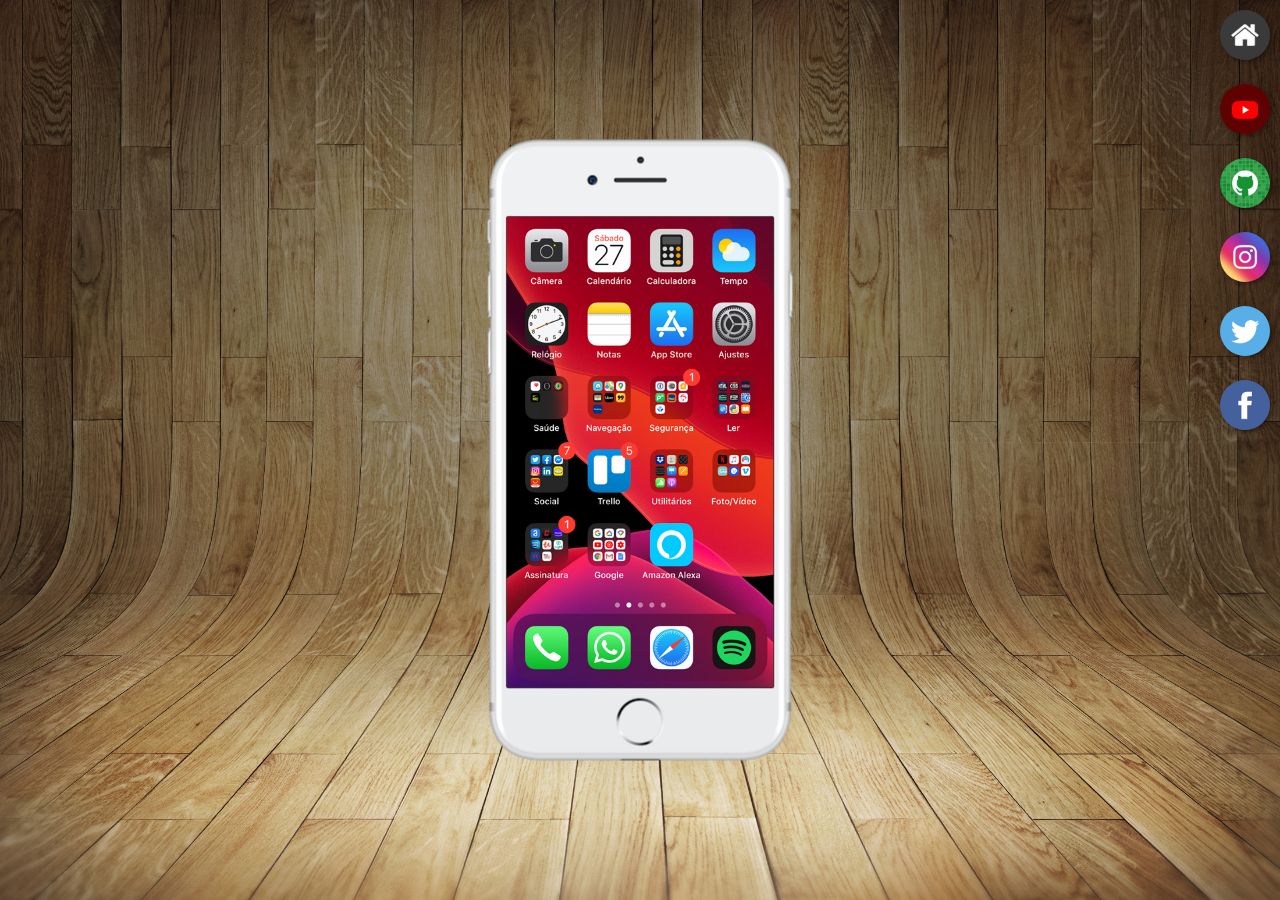
<file: index.html>
<!DOCTYPE html>
<html lang="pt-br">
<head>
    <meta charset="UTF-8">
    <meta name="viewport" content="width=device-width, initial-scale=1.0">
    <link rel="shortcut icon" href="favicon.ico" type="image/x-icon">
    <link rel="stylesheet" href="estilos/style.css">
    <title>Redes Sociais</title>
</head>
<body>
    <main>
        <section id="iphone">
            <iframe src="home.html" name="tela" id="tela" frameborder="0">
                Seu navegador não é compatível com isso.
            </iframe>
        </section>
        <section id="icones">
            <a href="home.html" target="tela"><img src="imagens/logo-home.jpg" alt=""></a><br>
            <a href="youtube.html" target="tela"><img src="imagens/logo-youtube.jpg" alt=""></a><br>
            <a href="github.html" target="tela"><img src="imagens/logo-github.jpg" alt=""></a><br>
            <a href="instagram.html" target="tela"><img src="imagens/logo-instagram.jpg" alt=""></a><br>
            <a href="twitter.html" target="tela"><img src="imagens/logo-twitter.jpg" alt=""></a><br>
            <a href="facebook.html" target="tela"><img src="imagens/logo-facebook.jpg" alt=""></a>
        </section>
    </main>
</body>
</html>
</file>
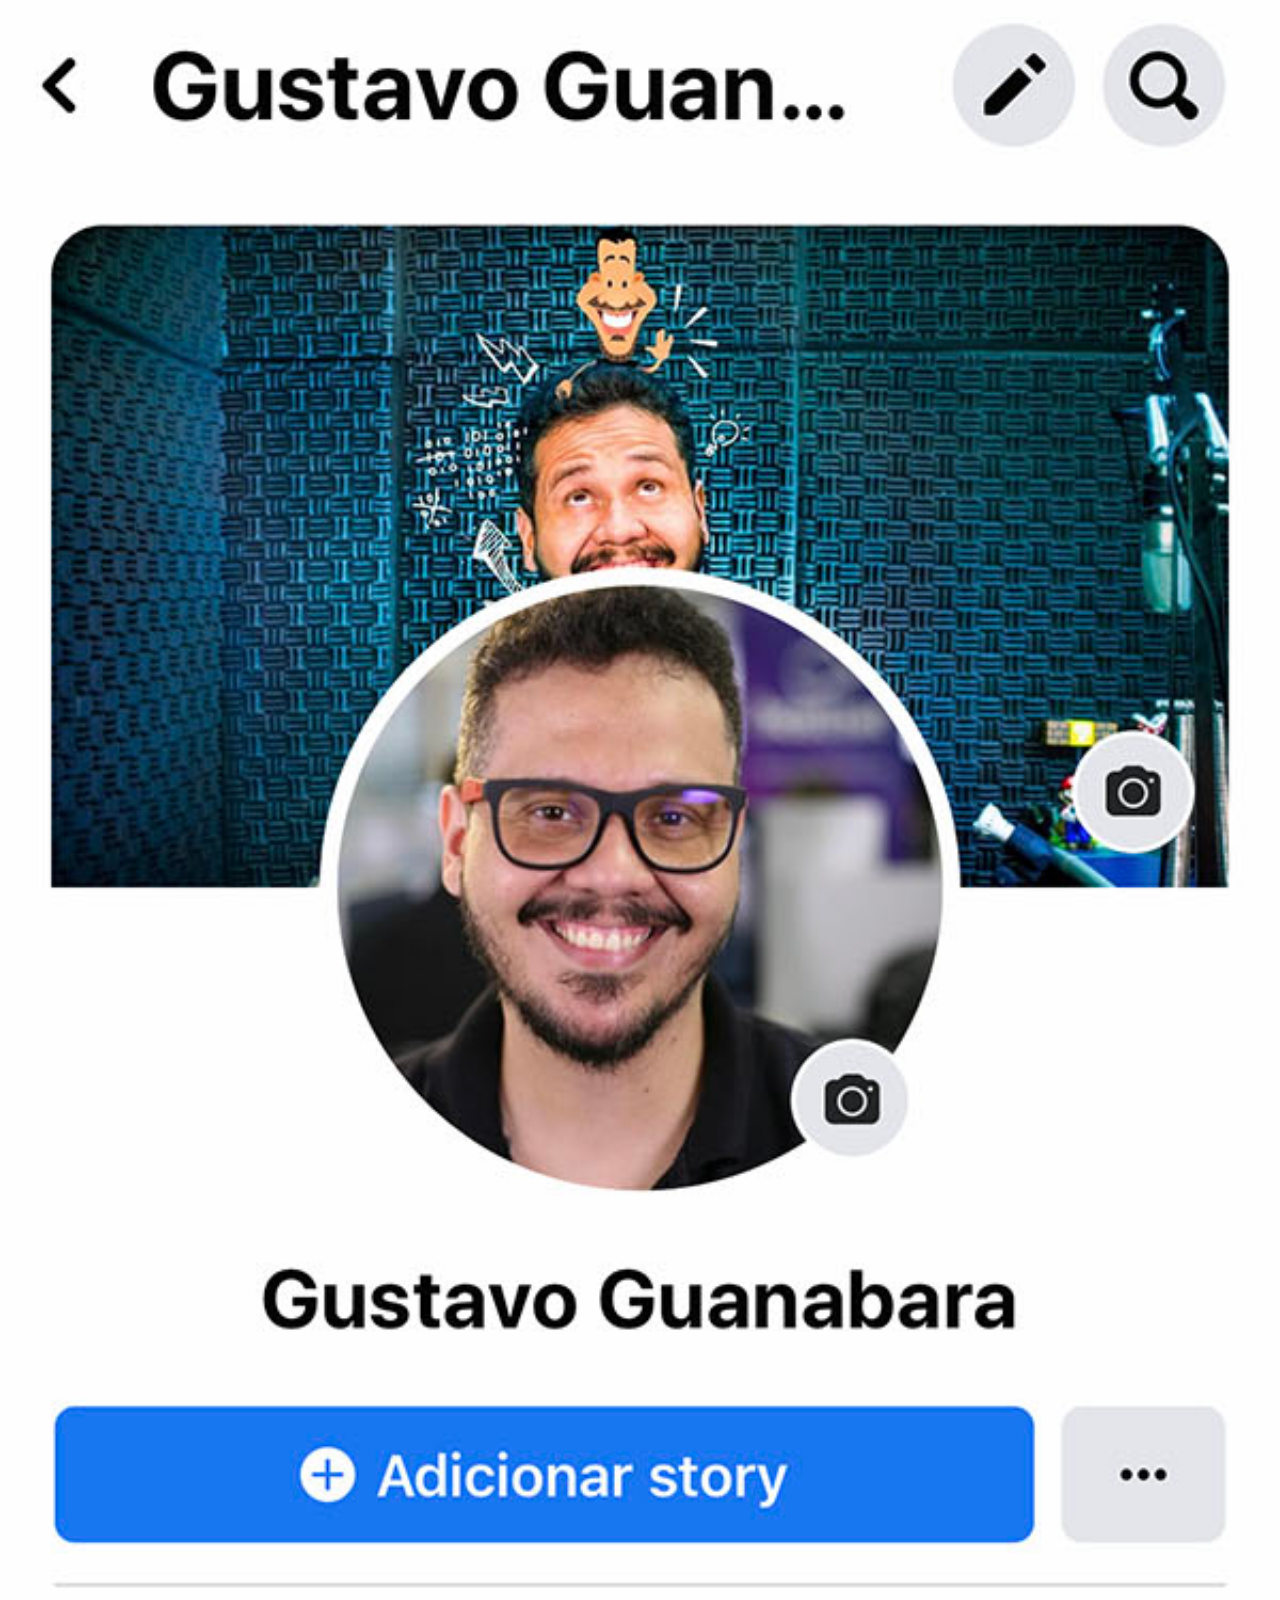
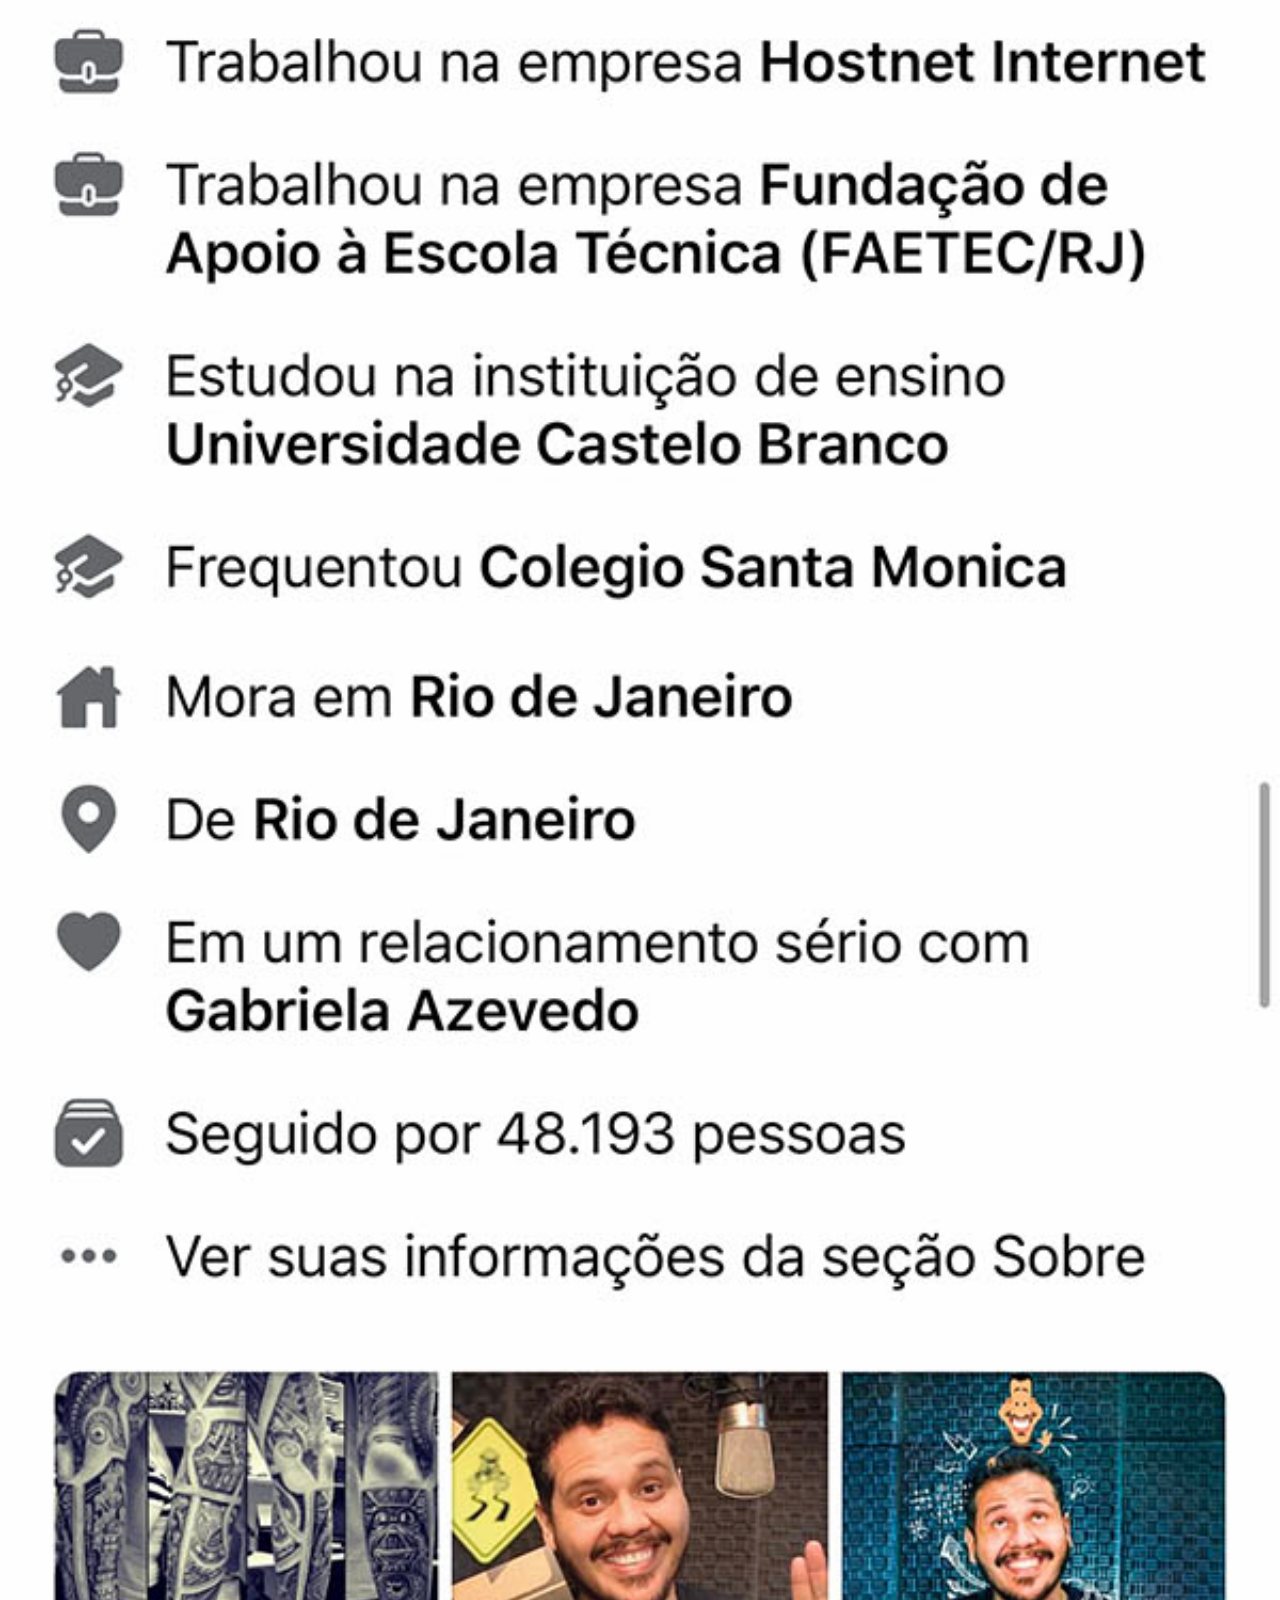
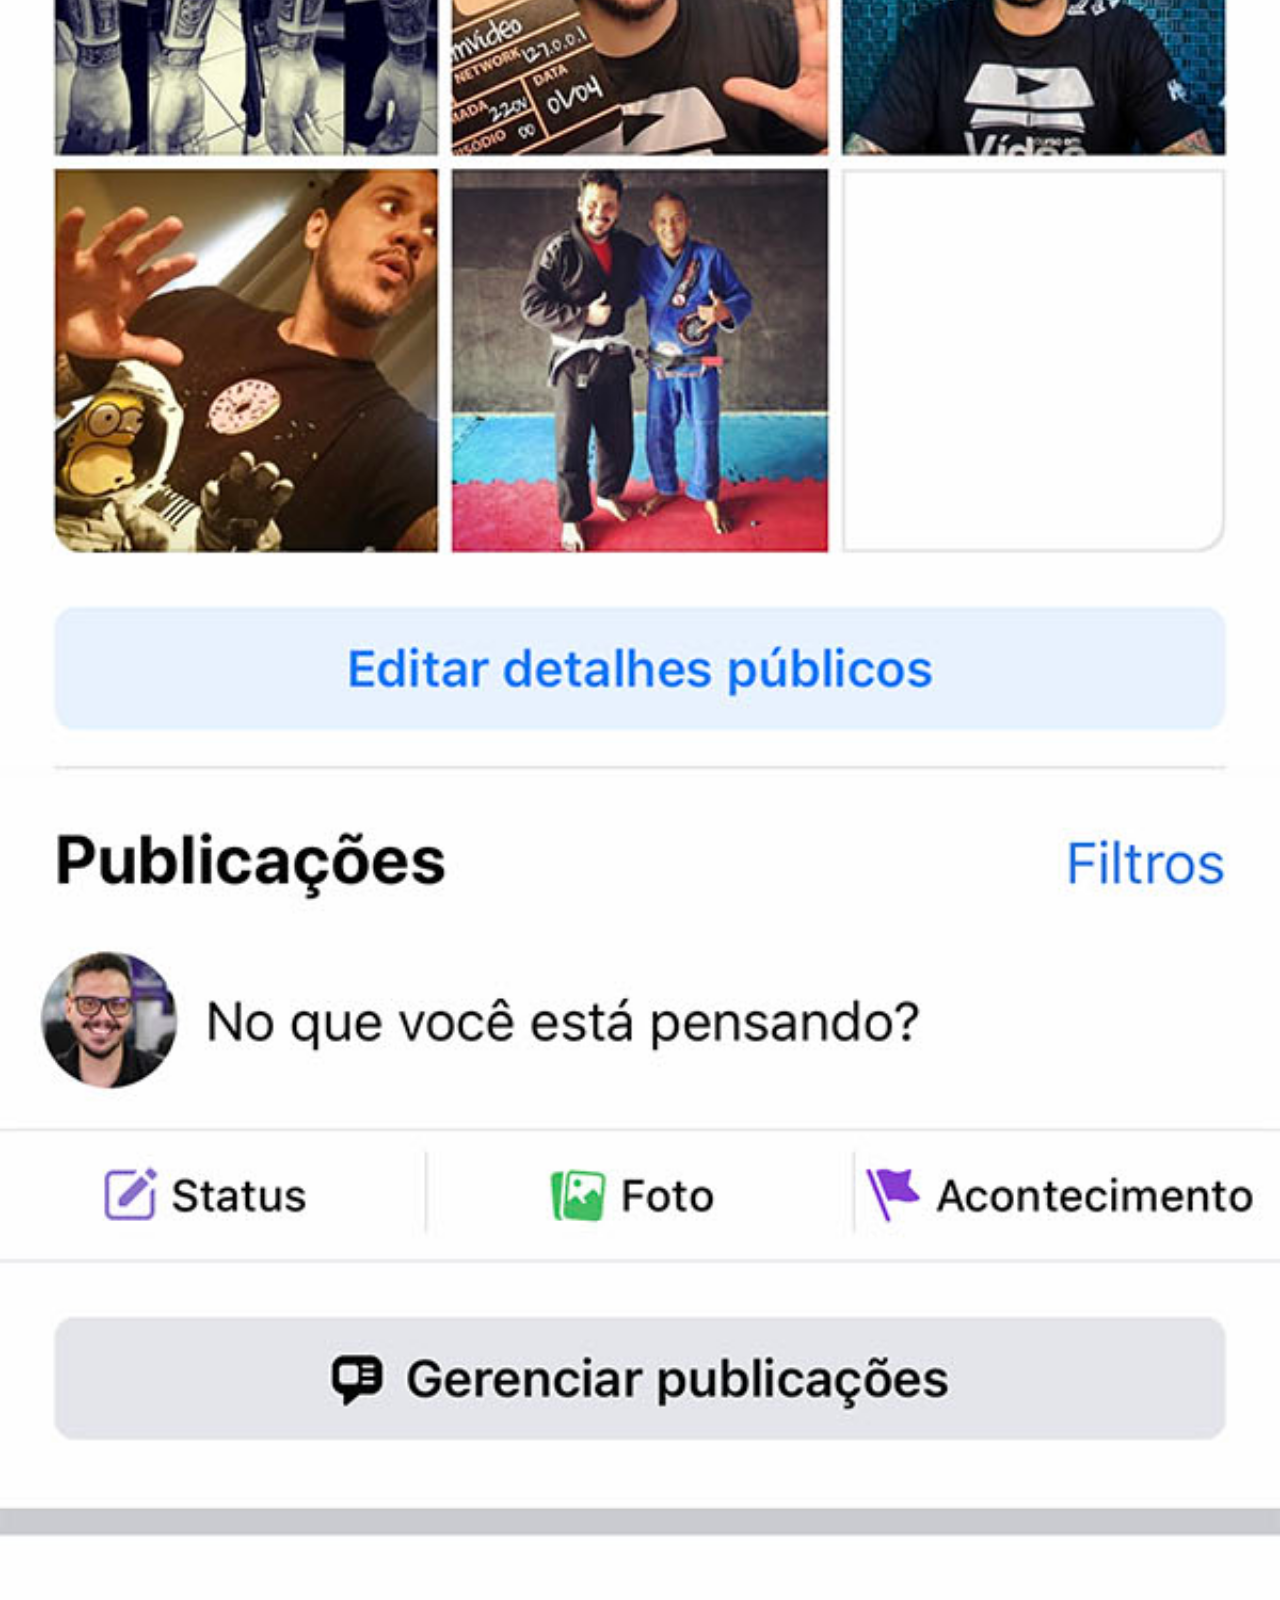
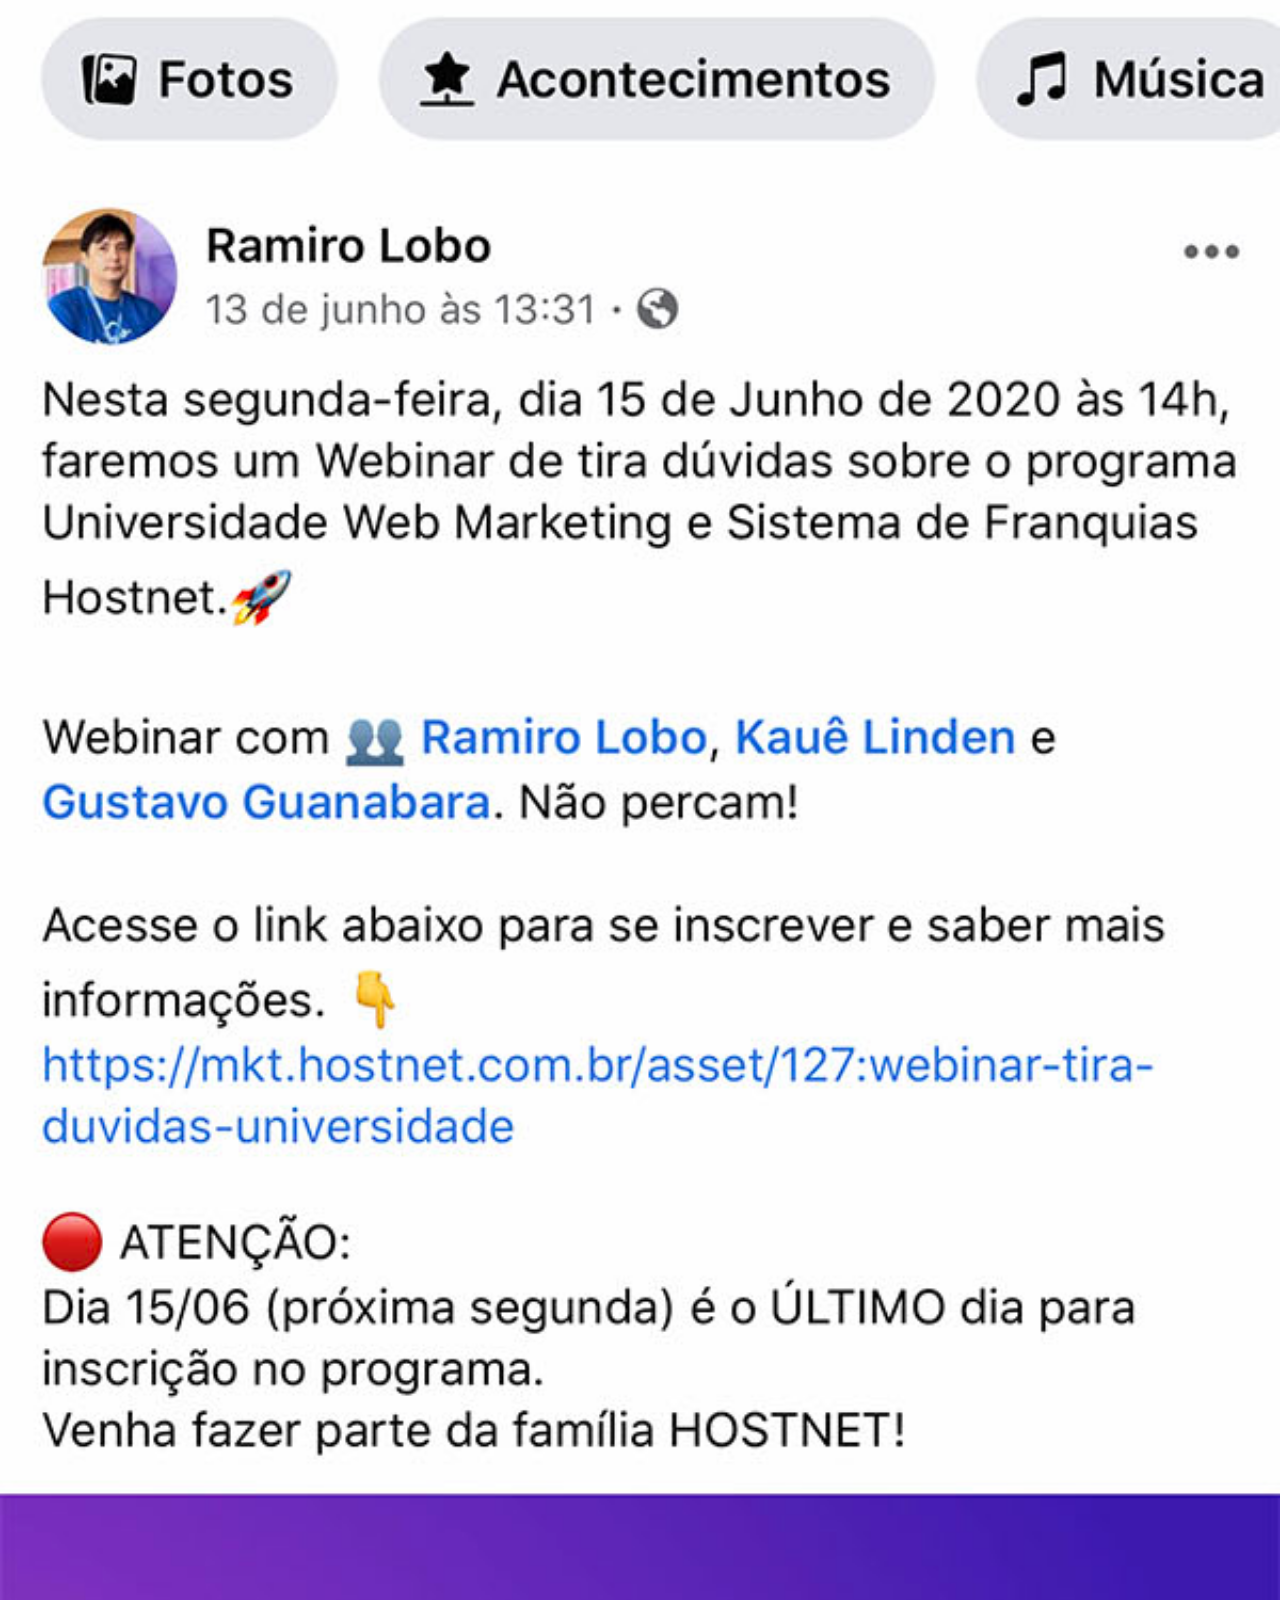
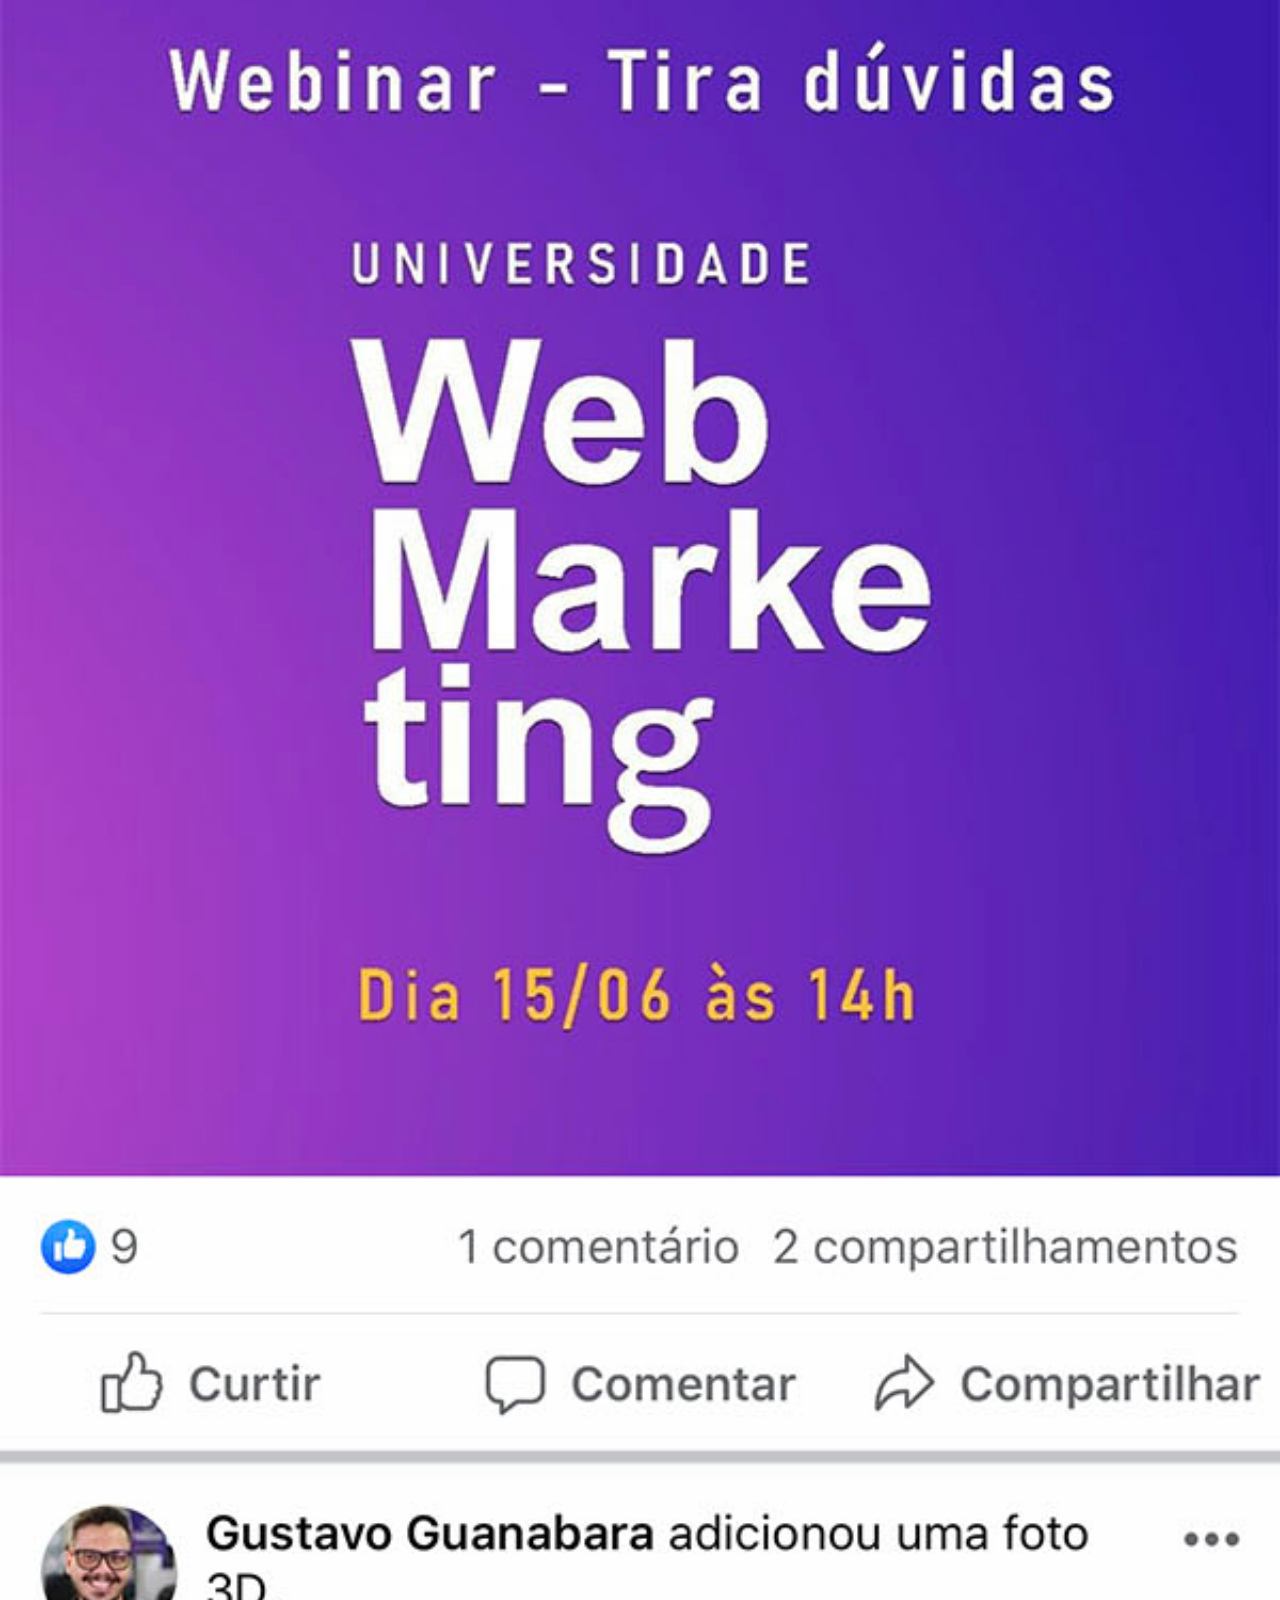
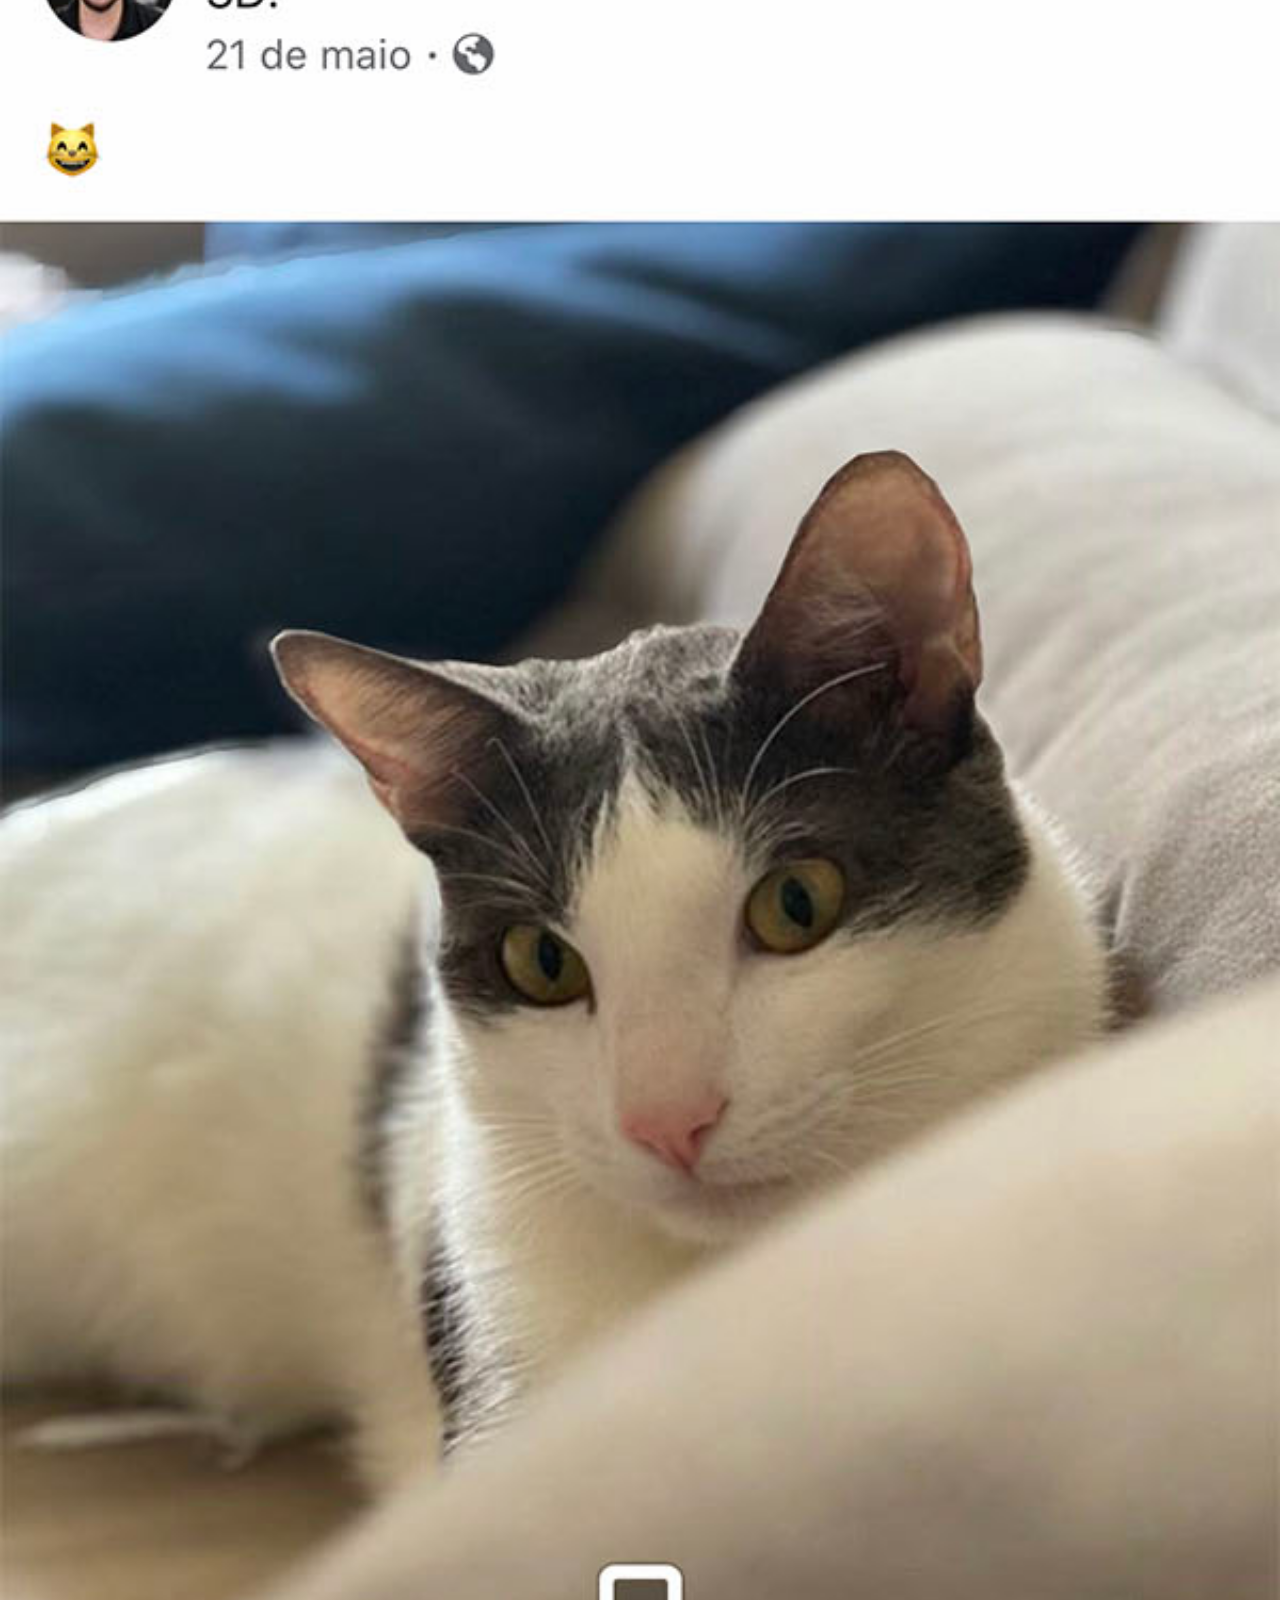
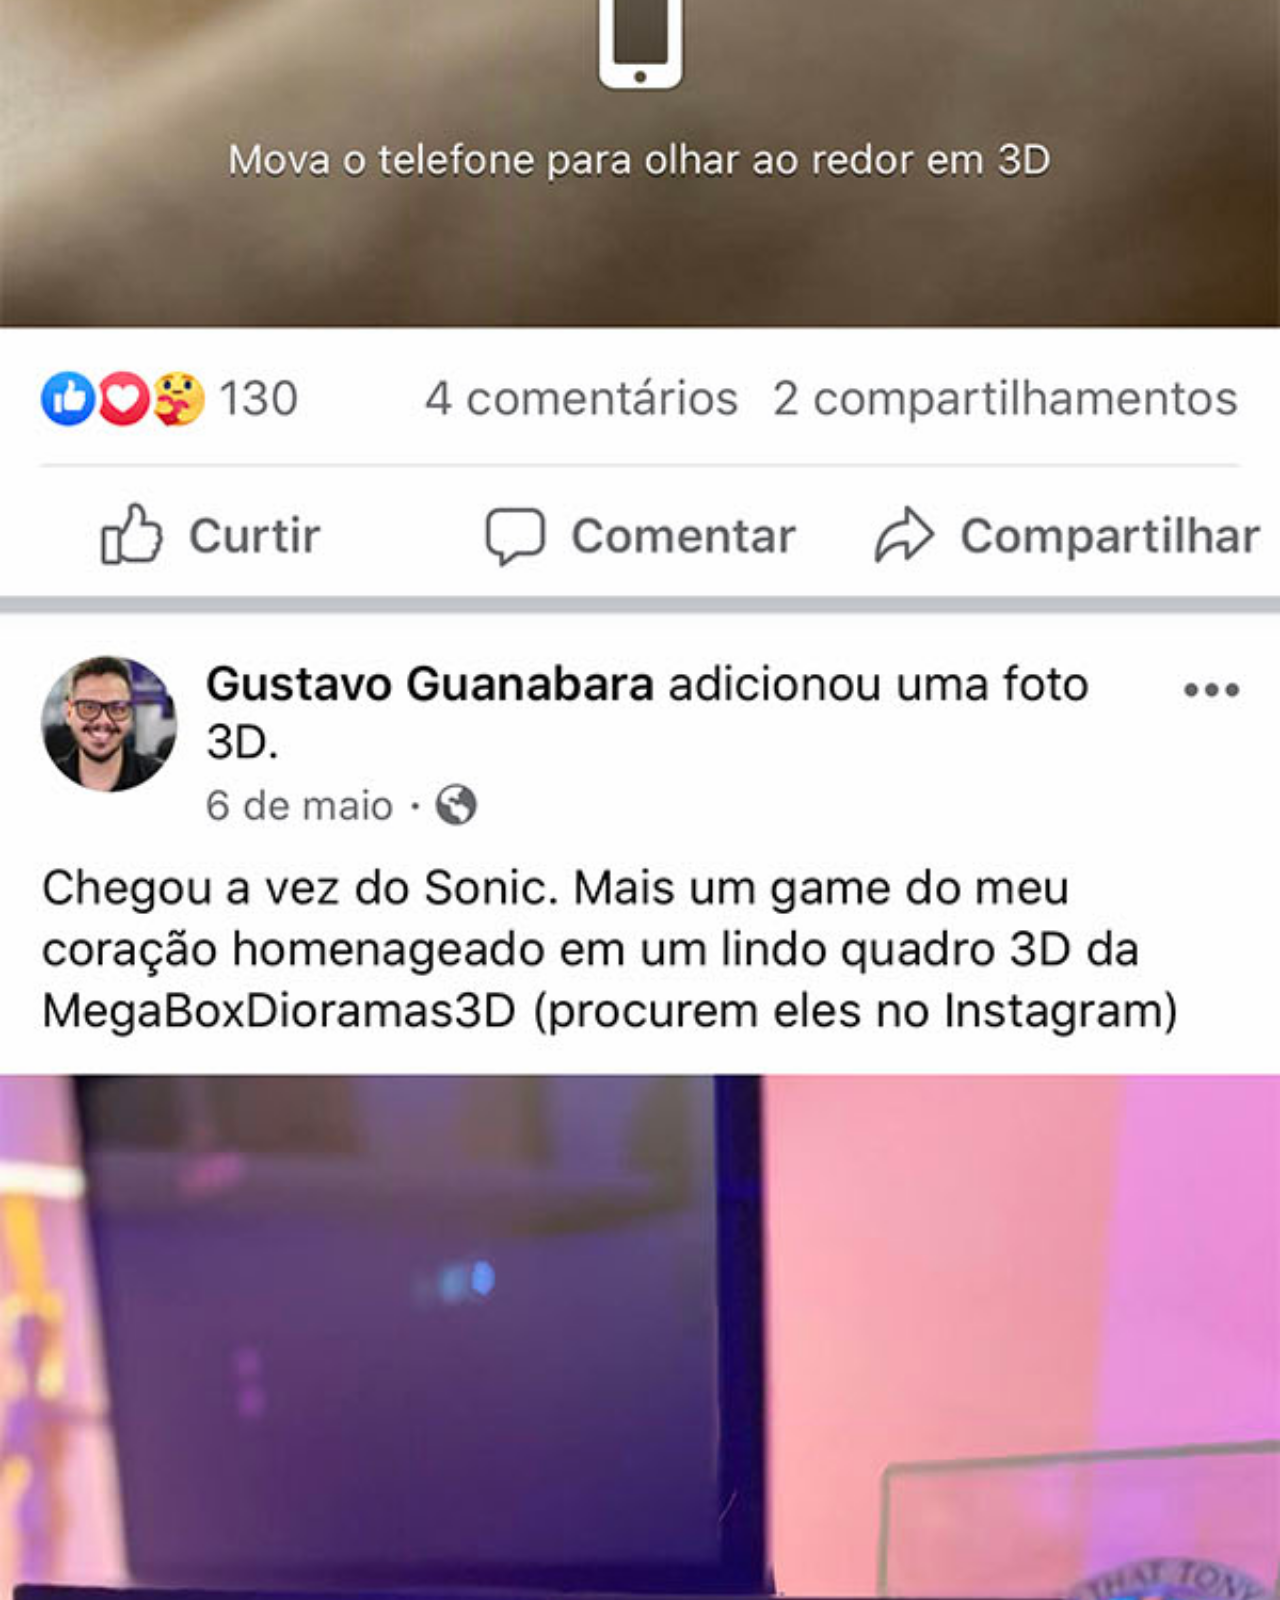
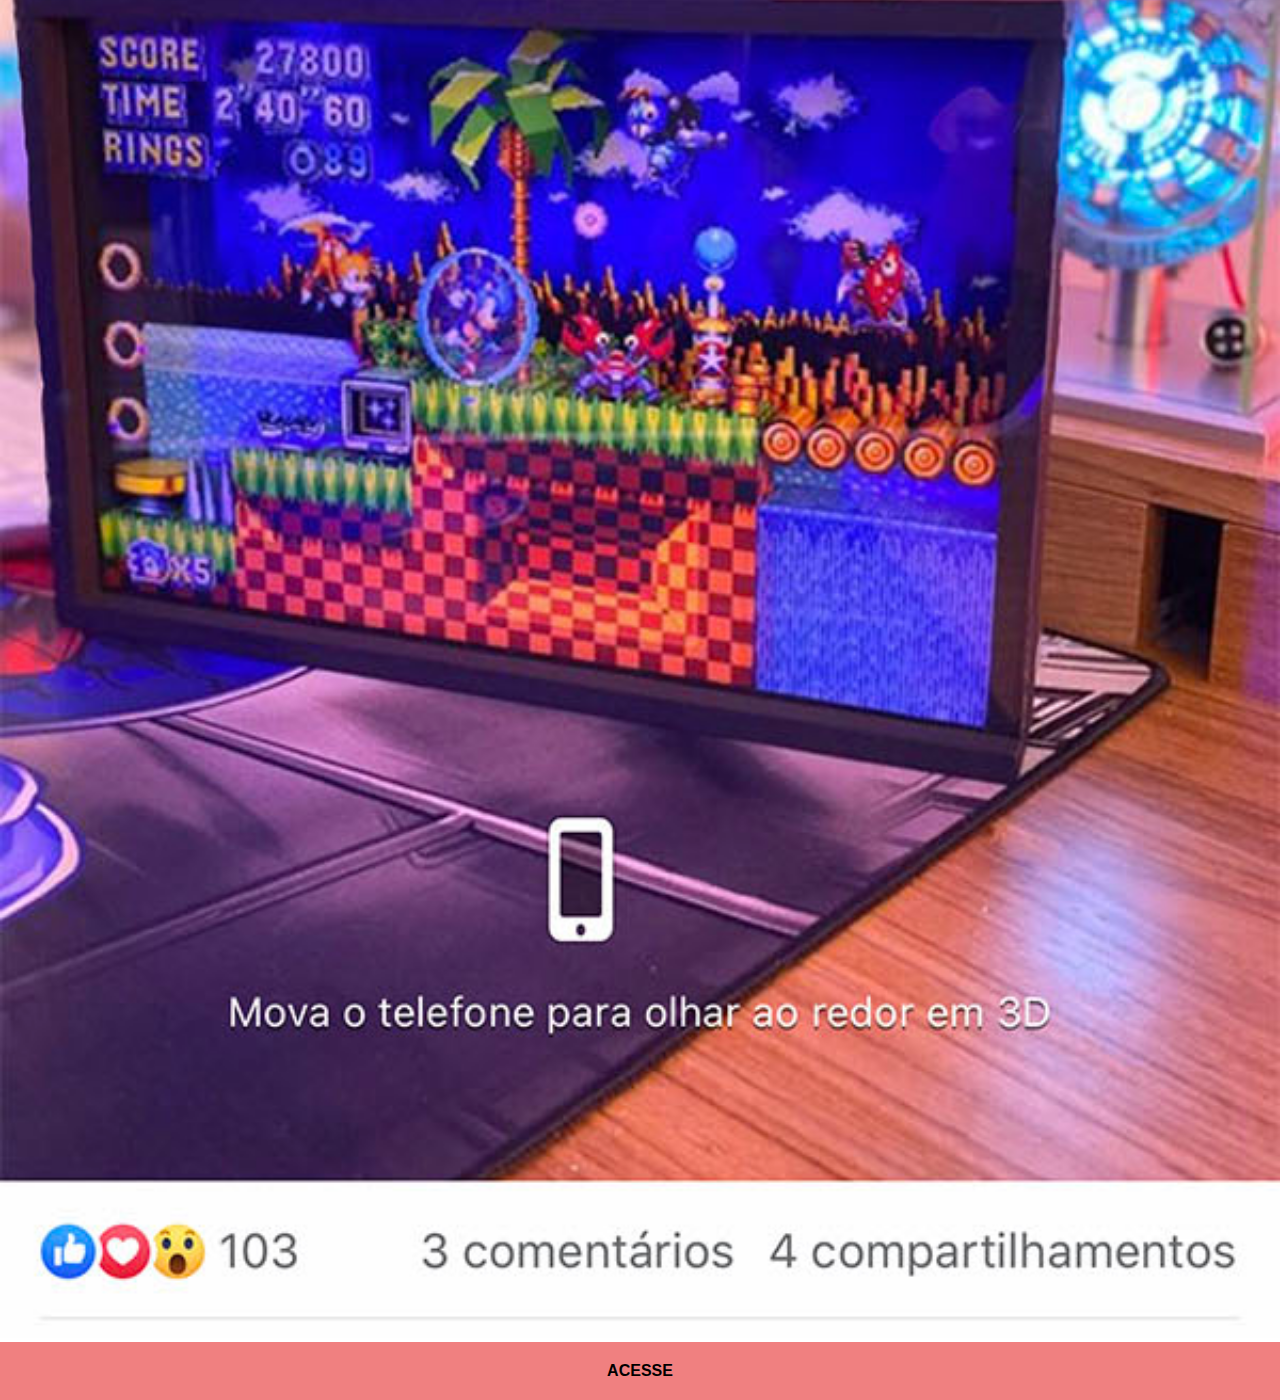
<file: facebook.html>
<!DOCTYPE html>
<html lang="pt-br">
<head>
    <meta charset="UTF-8">
    <meta name="viewport" content="width=device-width, initial-scale=1.0">
    <title>Facebook</title>
    <link rel="stylesheet" href="estilos/social.css">
</head>
<body>
    <img src="imagens/tela-facebook.jpg" alt="">
    <a href="#" target="_blank">ACESSE</a>
</body>
</html>
</file>
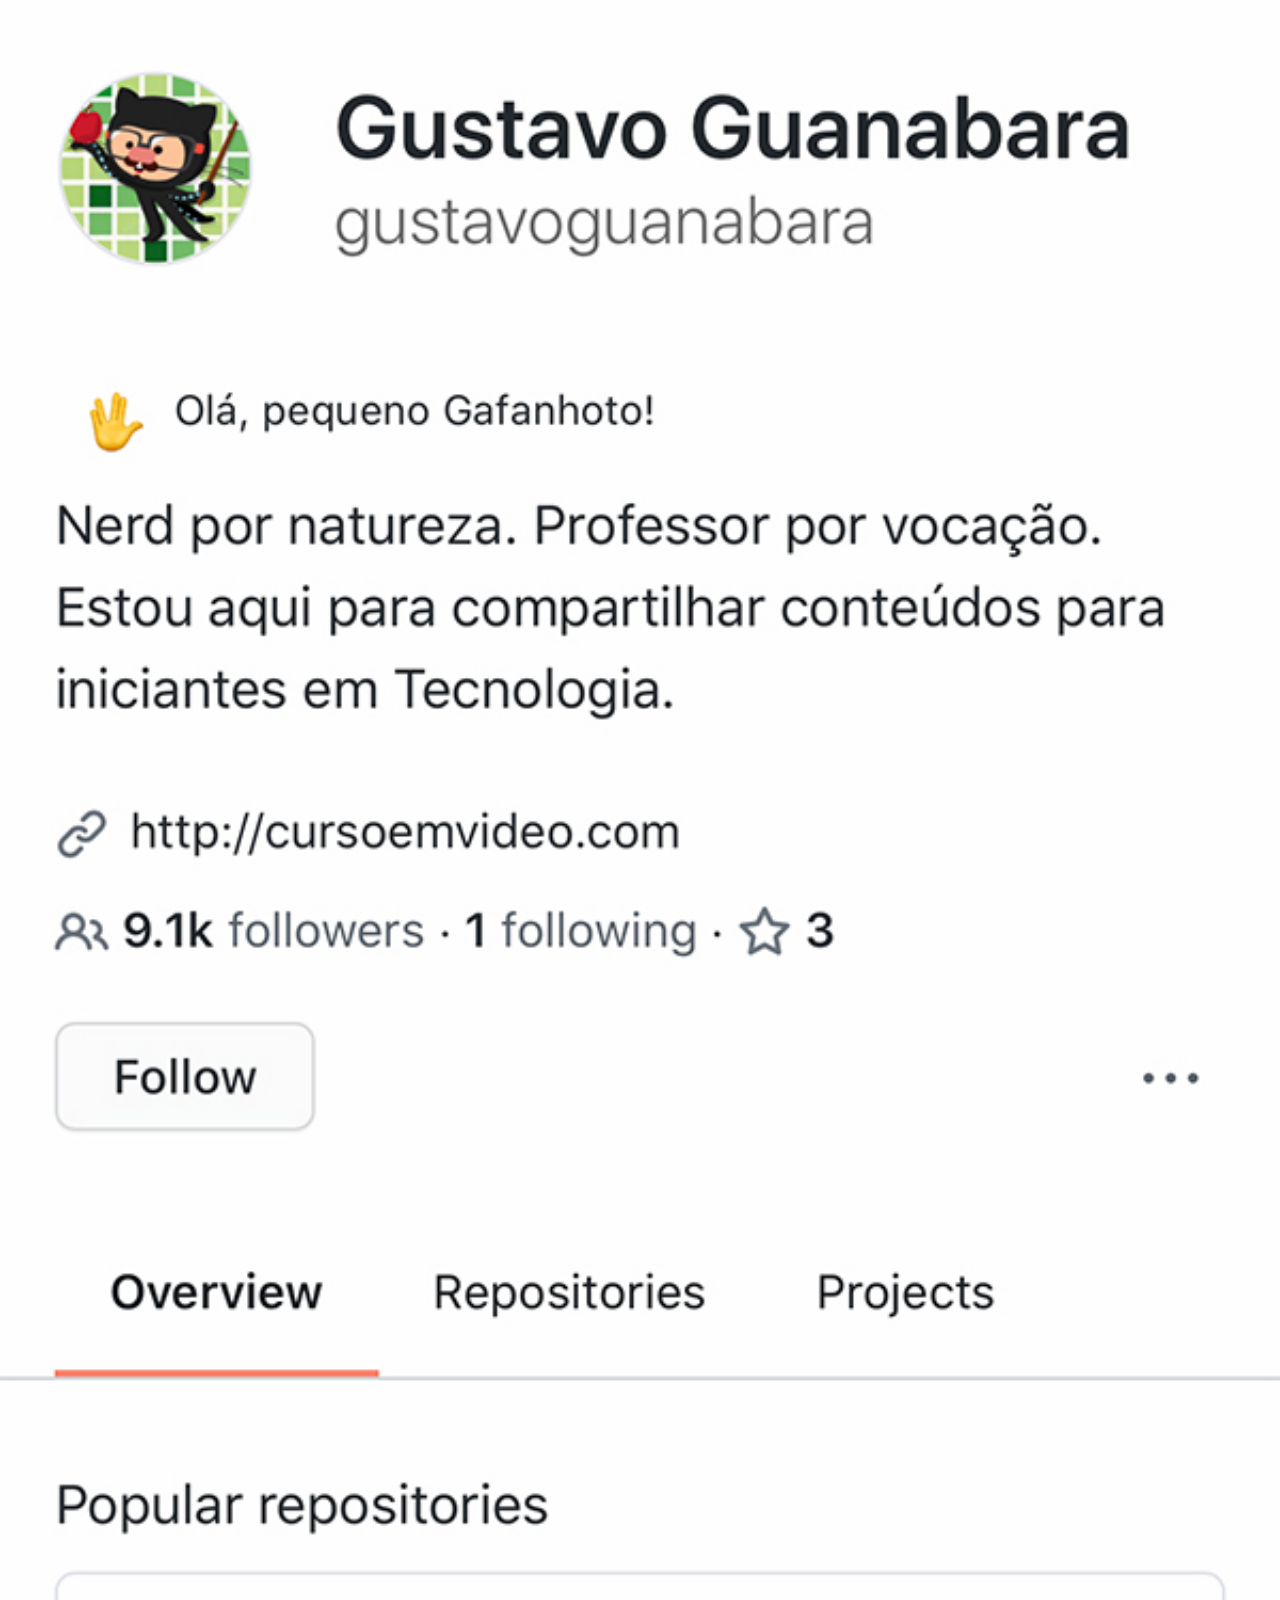
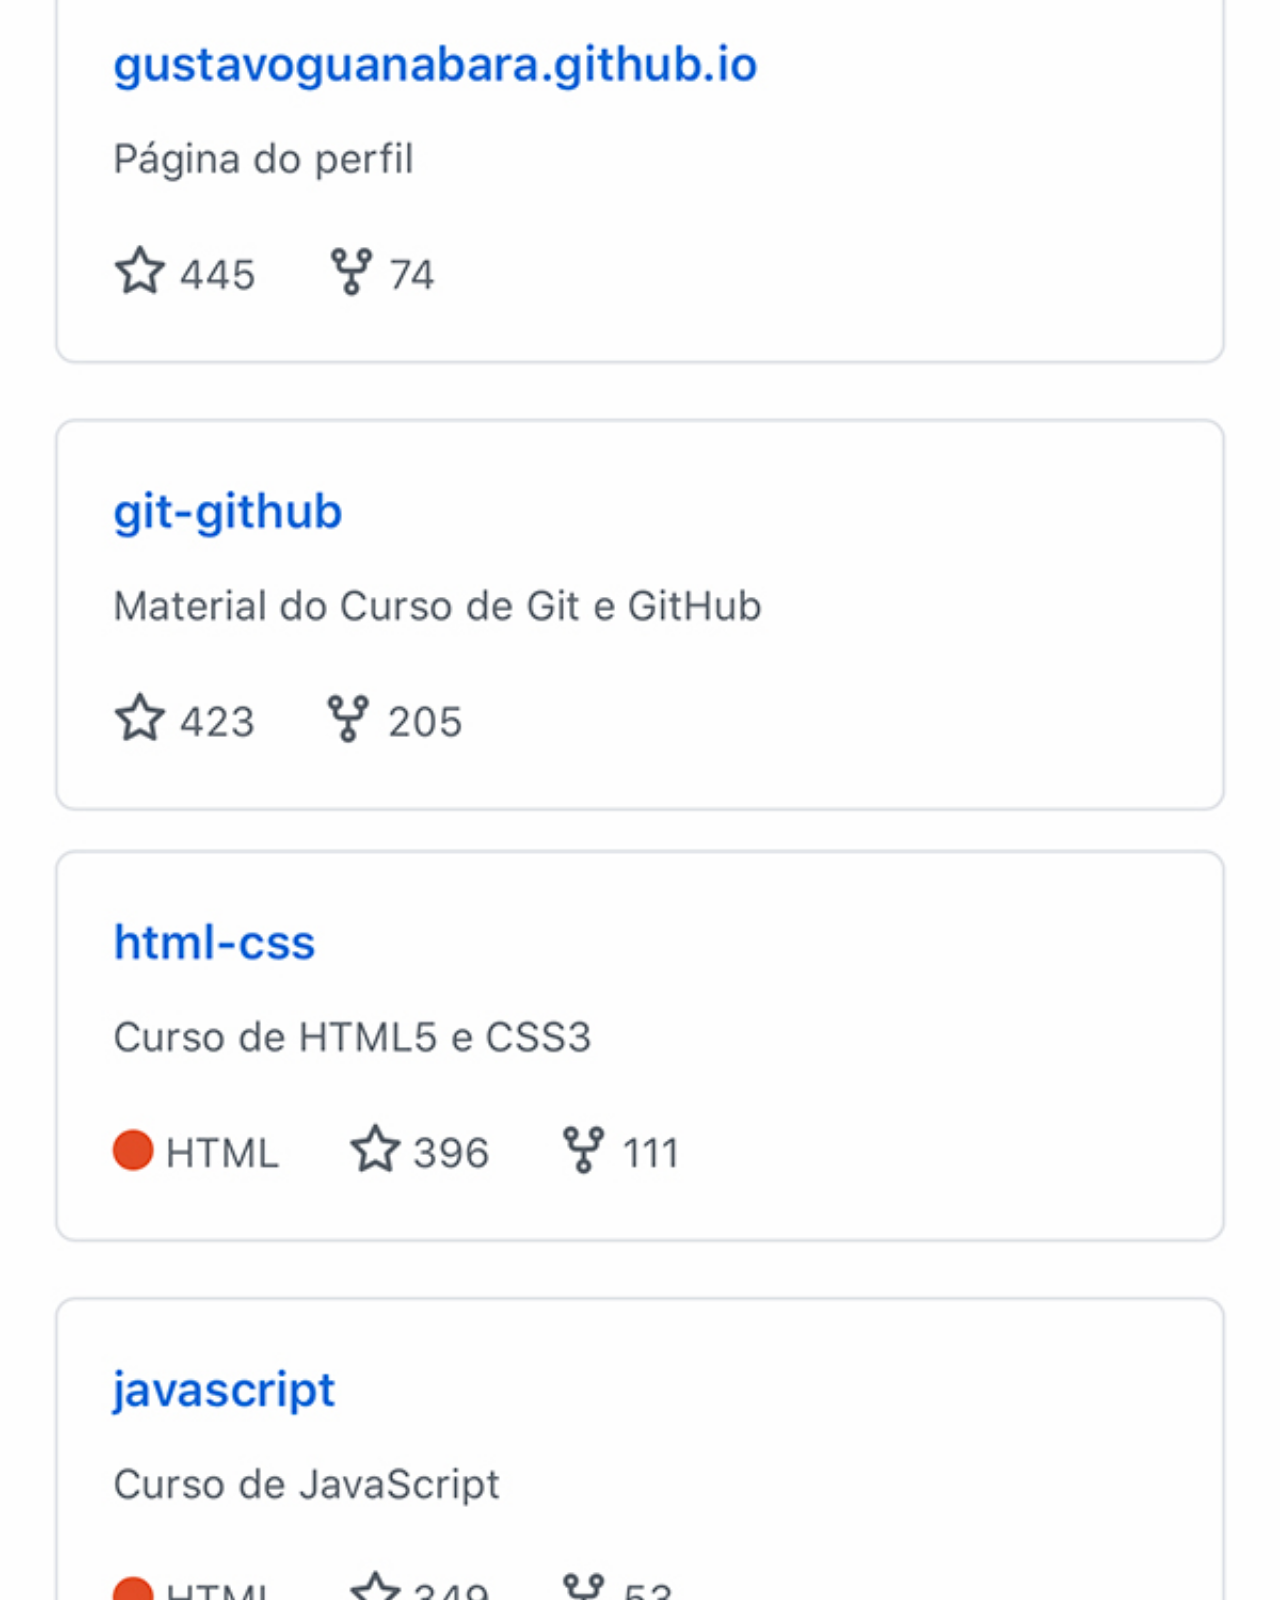
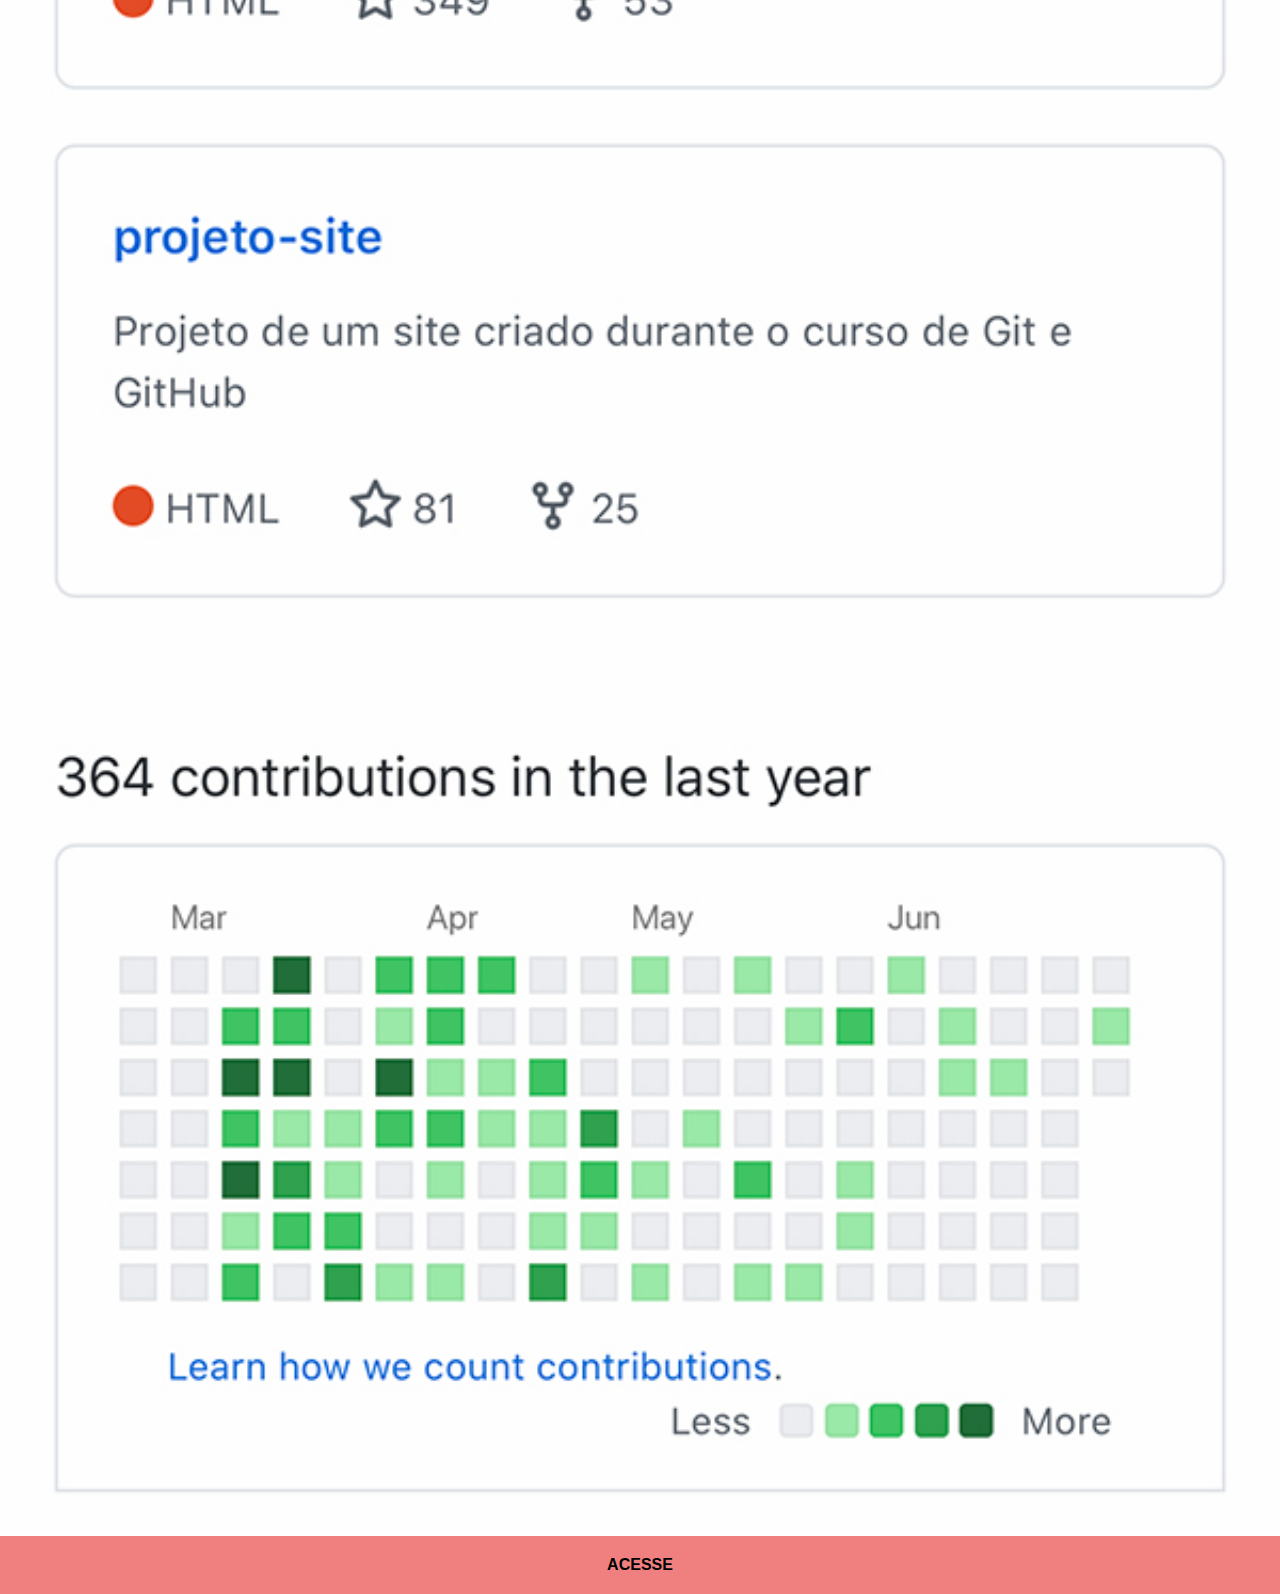
<file: github.html>
<!DOCTYPE html>
<html lang="pt-br">
<head>
    <meta charset="UTF-8">
    <meta name="viewport" content="width=device-width, initial-scale=1.0">
    <title>Github</title>
    <link rel="stylesheet" href="estilos/social.css">
</head>
<body>
    <img src="imagens/tela-github.jpg" alt="GitHub"><a href="#" target="_blank">ACESSE</a>
</body>
</html>
</file>
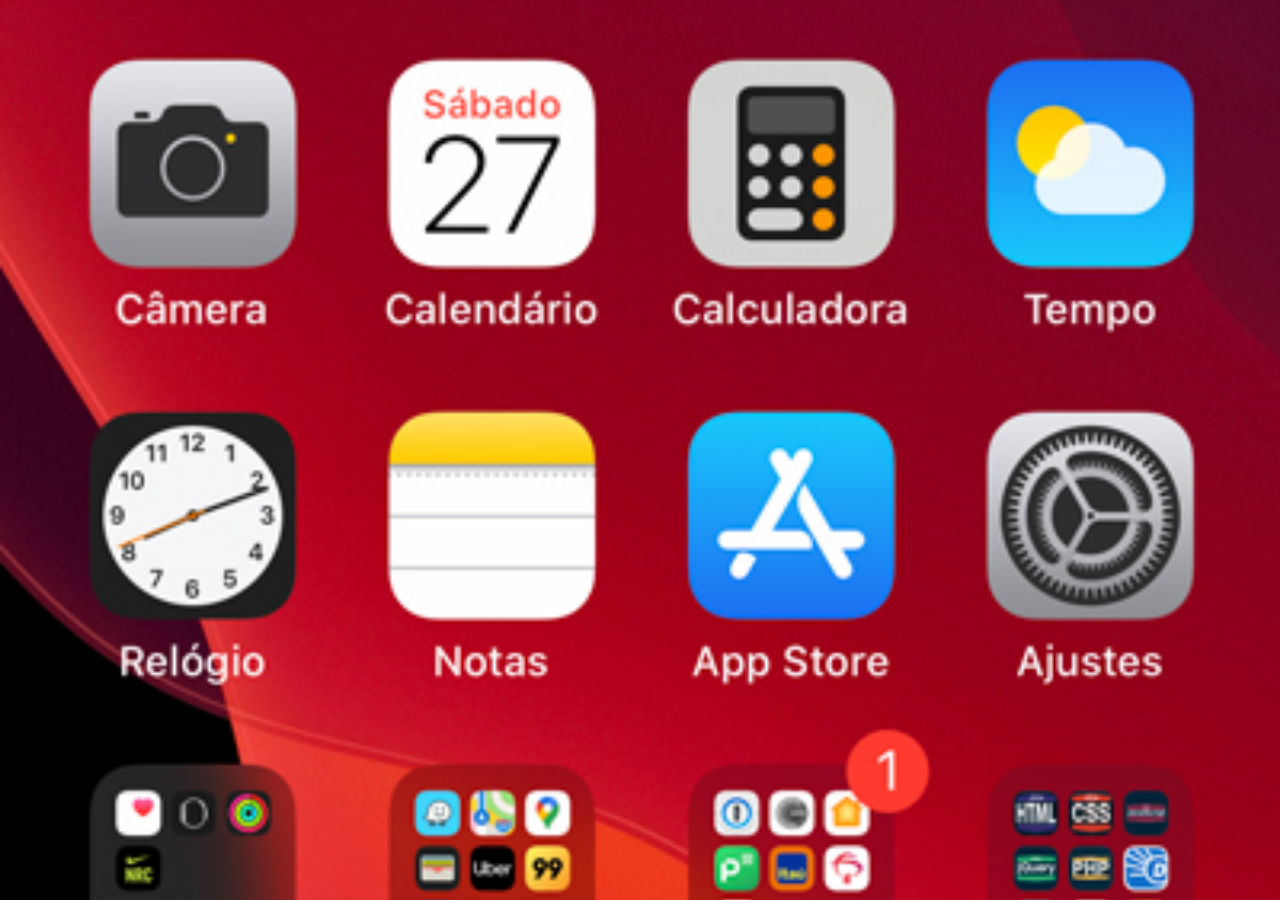
<file: home.html>
<!DOCTYPE html>
<html lang="pt-br">
<head>
    <meta charset="UTF-8">
    <meta name="viewport" content="width=device-width, initial-scale=1.0">
    <title>Home</title>
    <style>
        * {
            margin: 0;
            padding: 0;
        }

        body {
            width: 100vw;
            height: 100vh;
            background: black url('imagens/tela-home.jpg') no-repeat top center;
            background-size: cover;
        }
    </style>
</head>
<body>
    
</body>
</html>
</file>
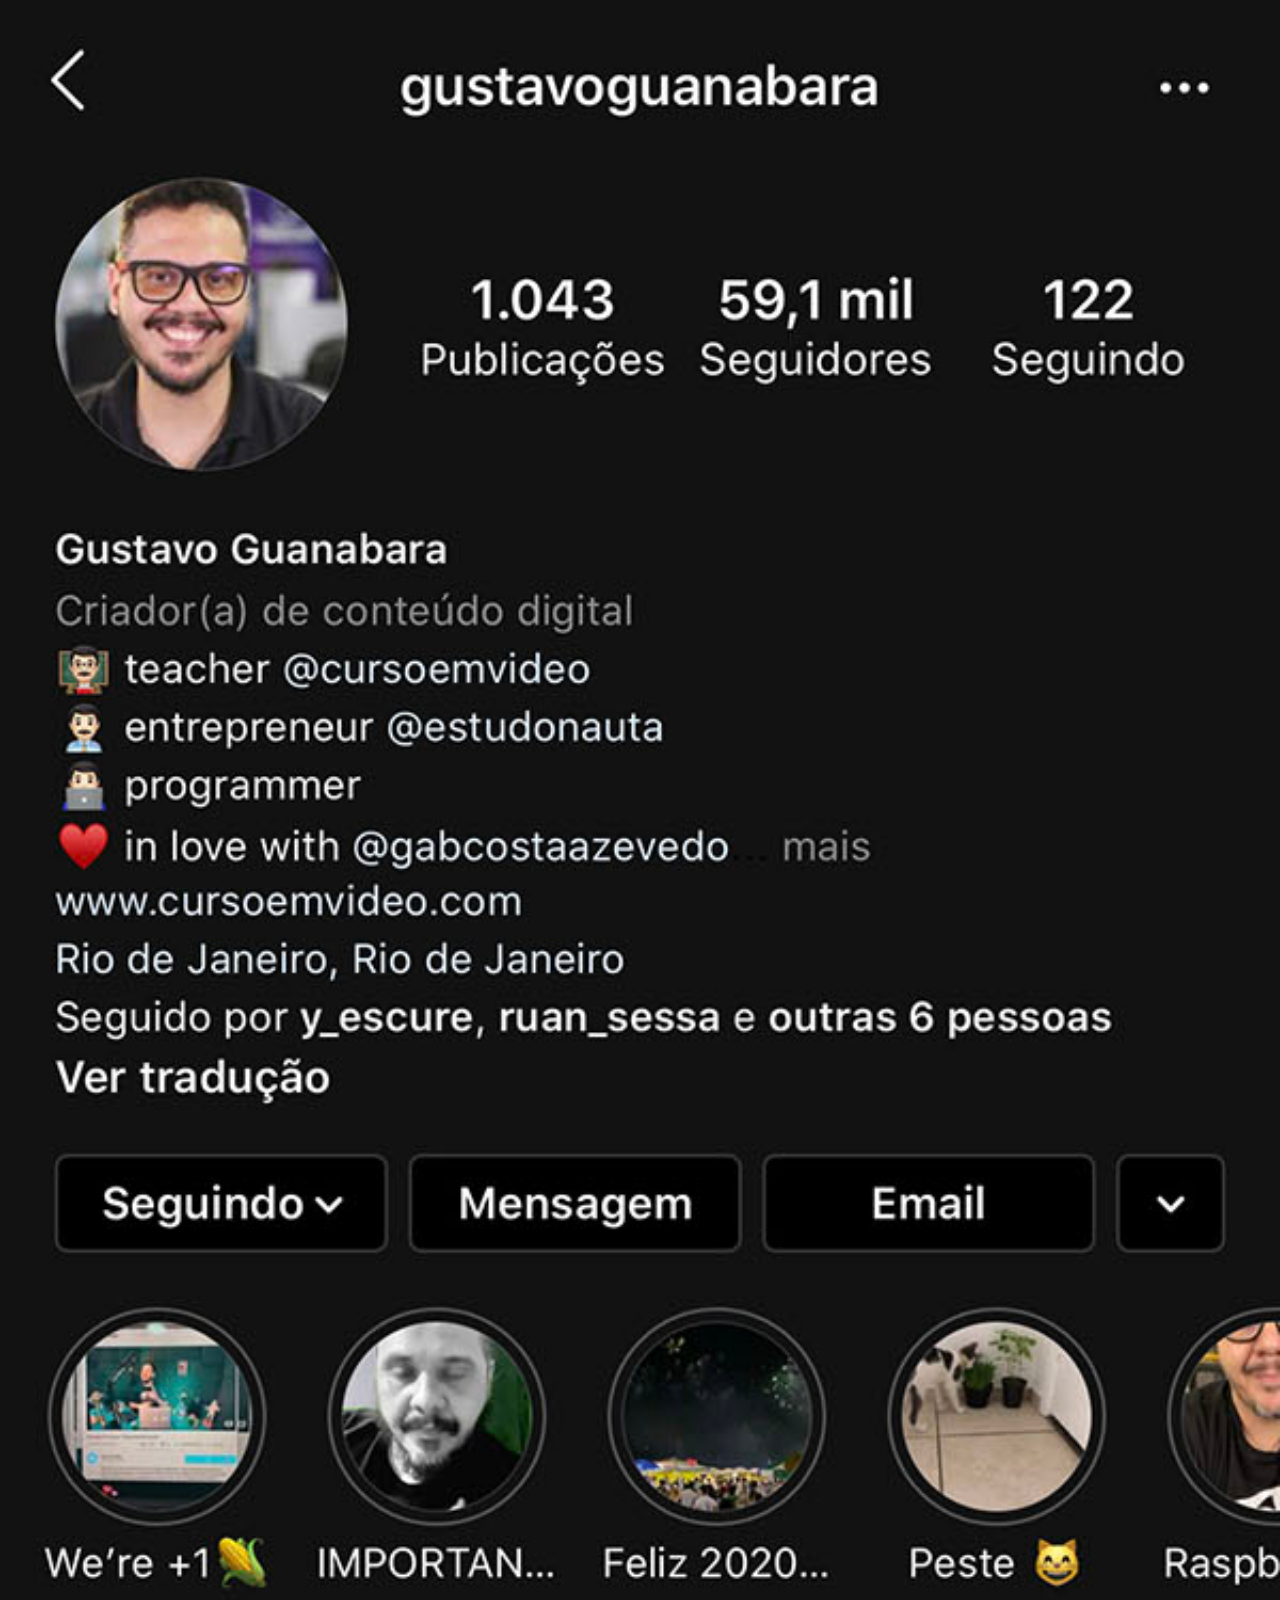
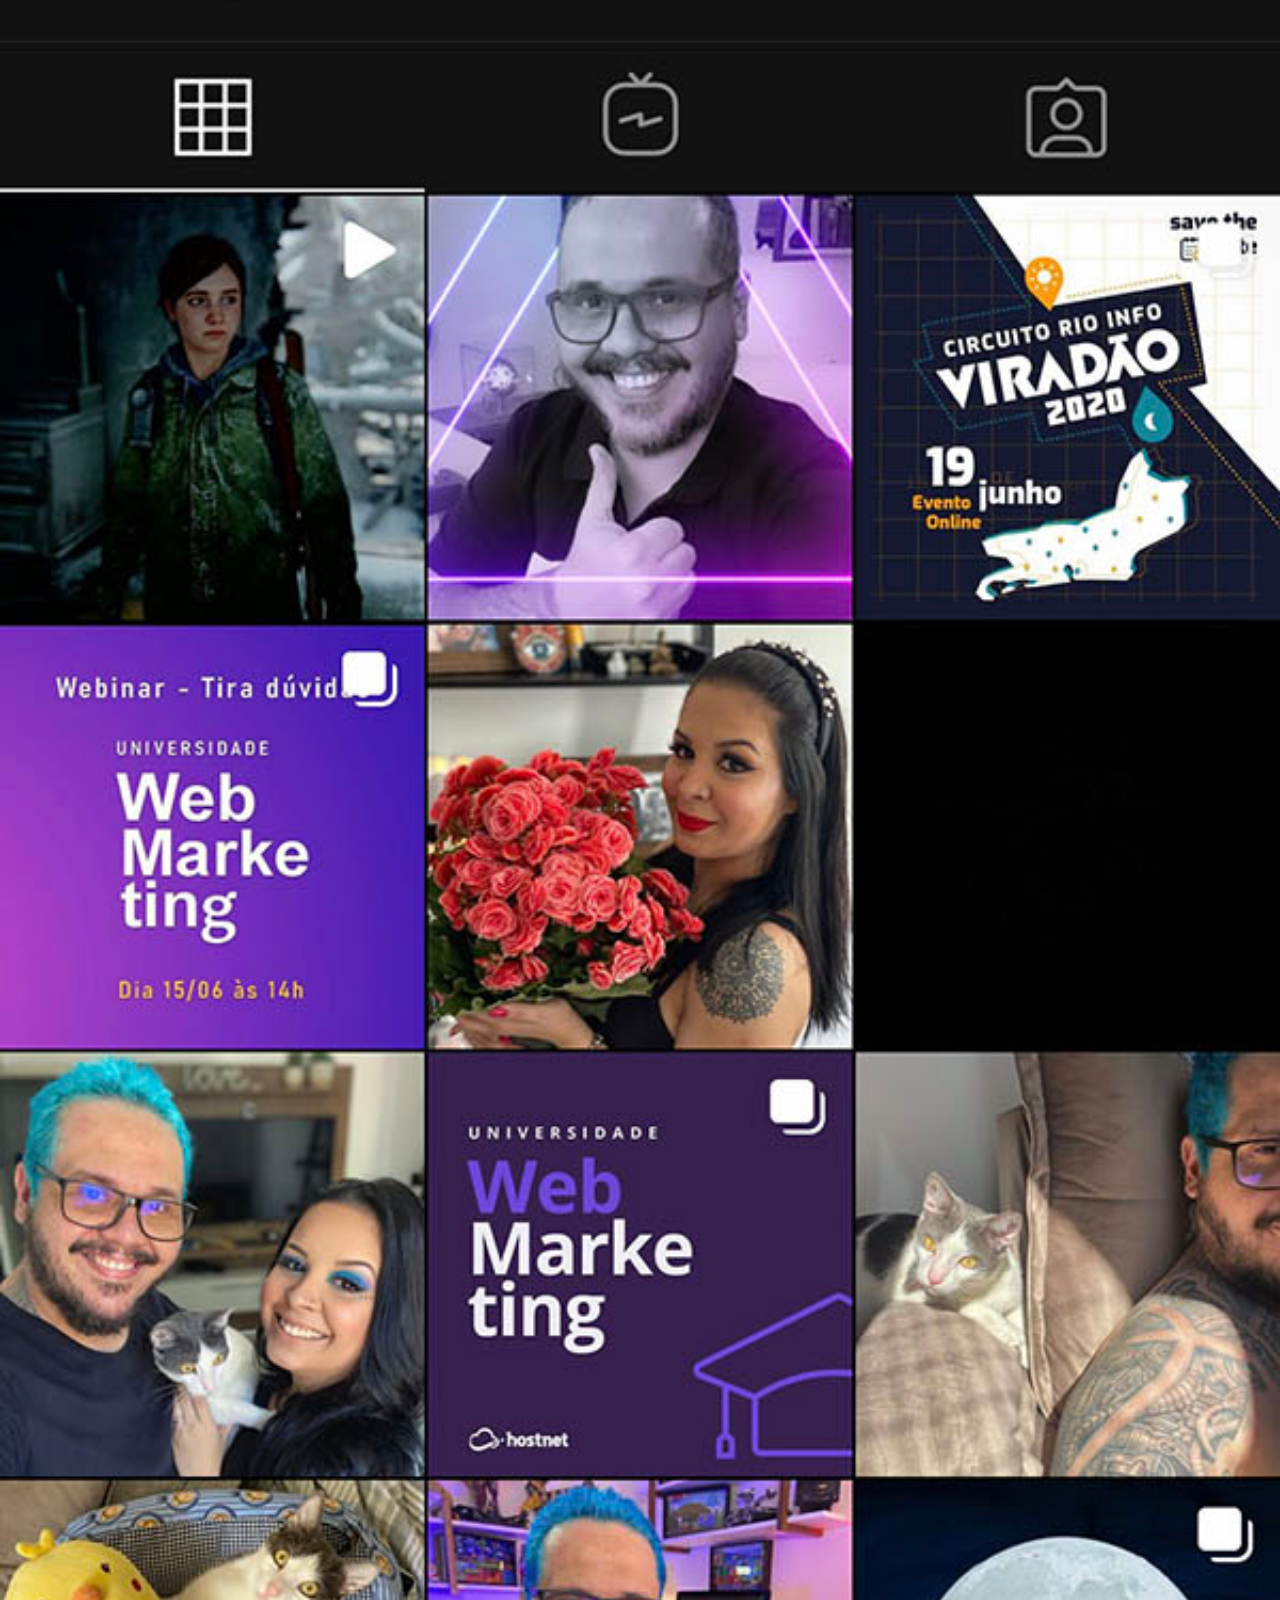
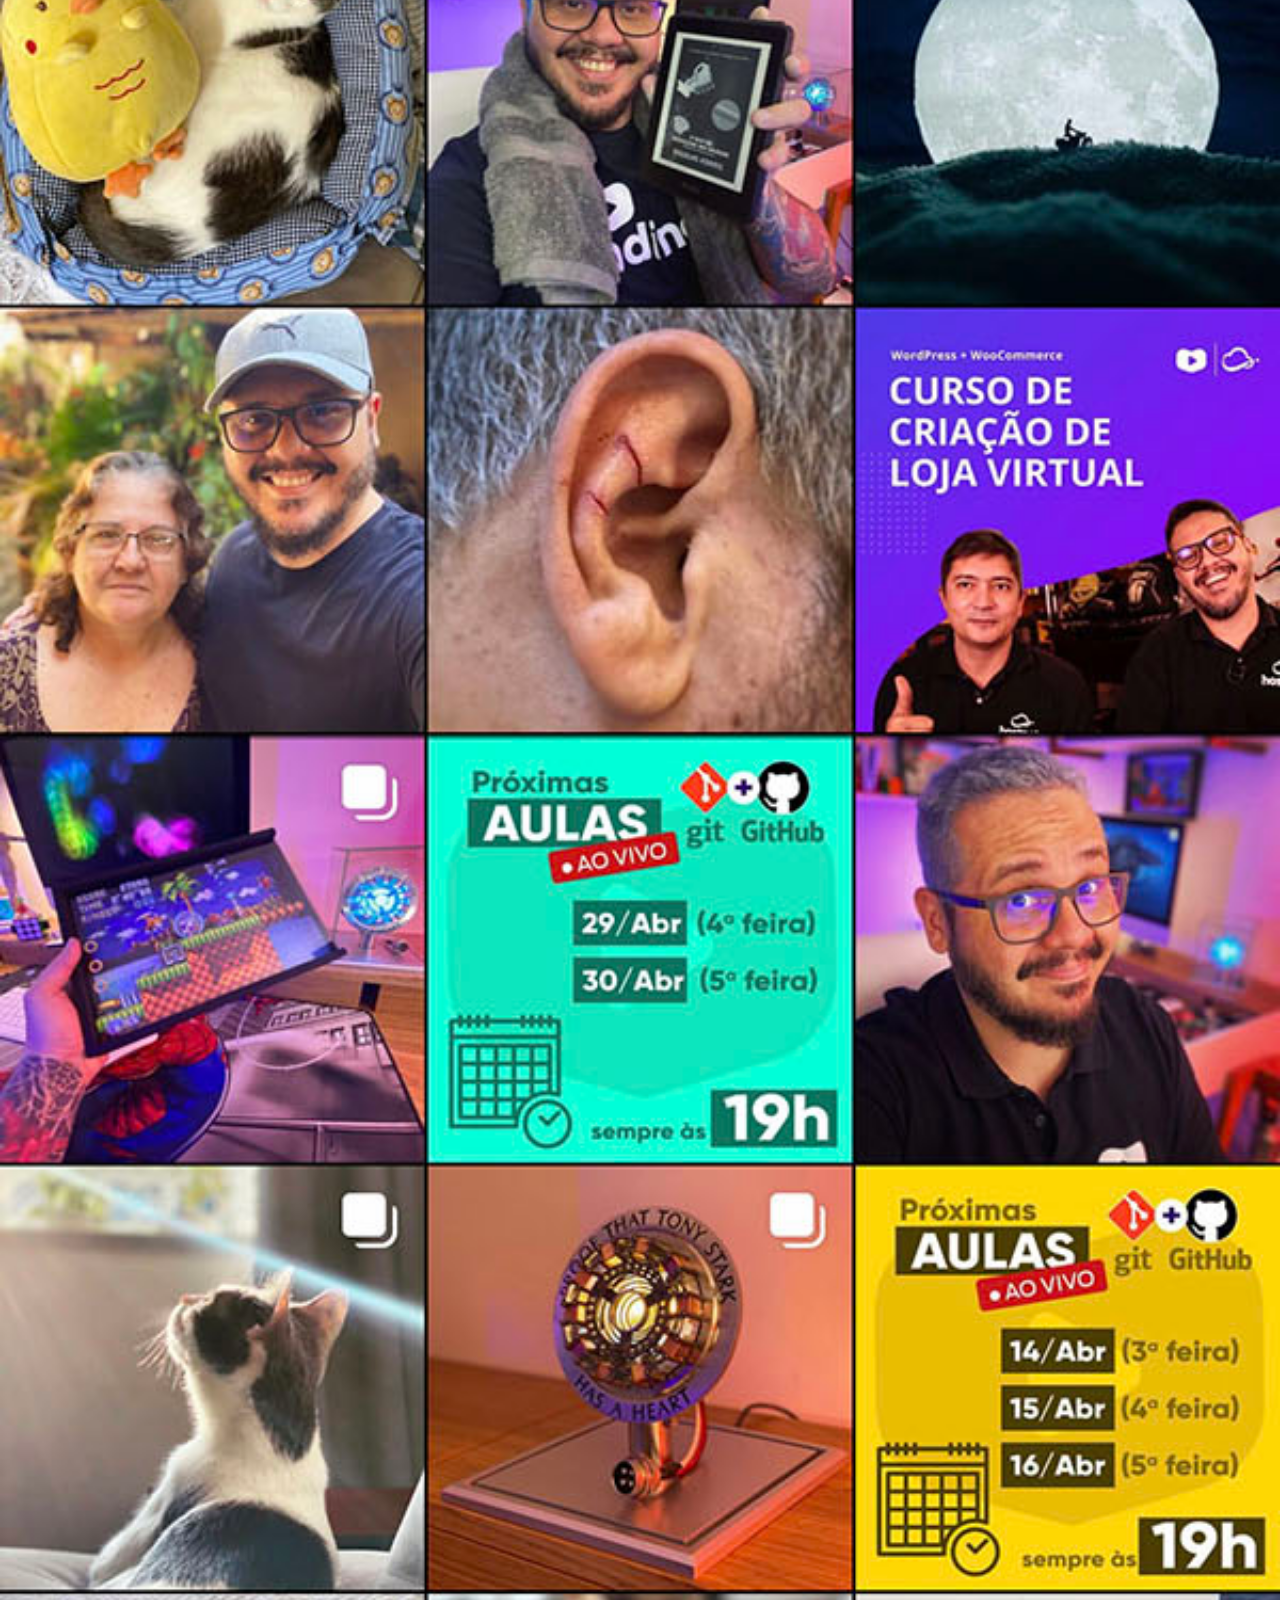
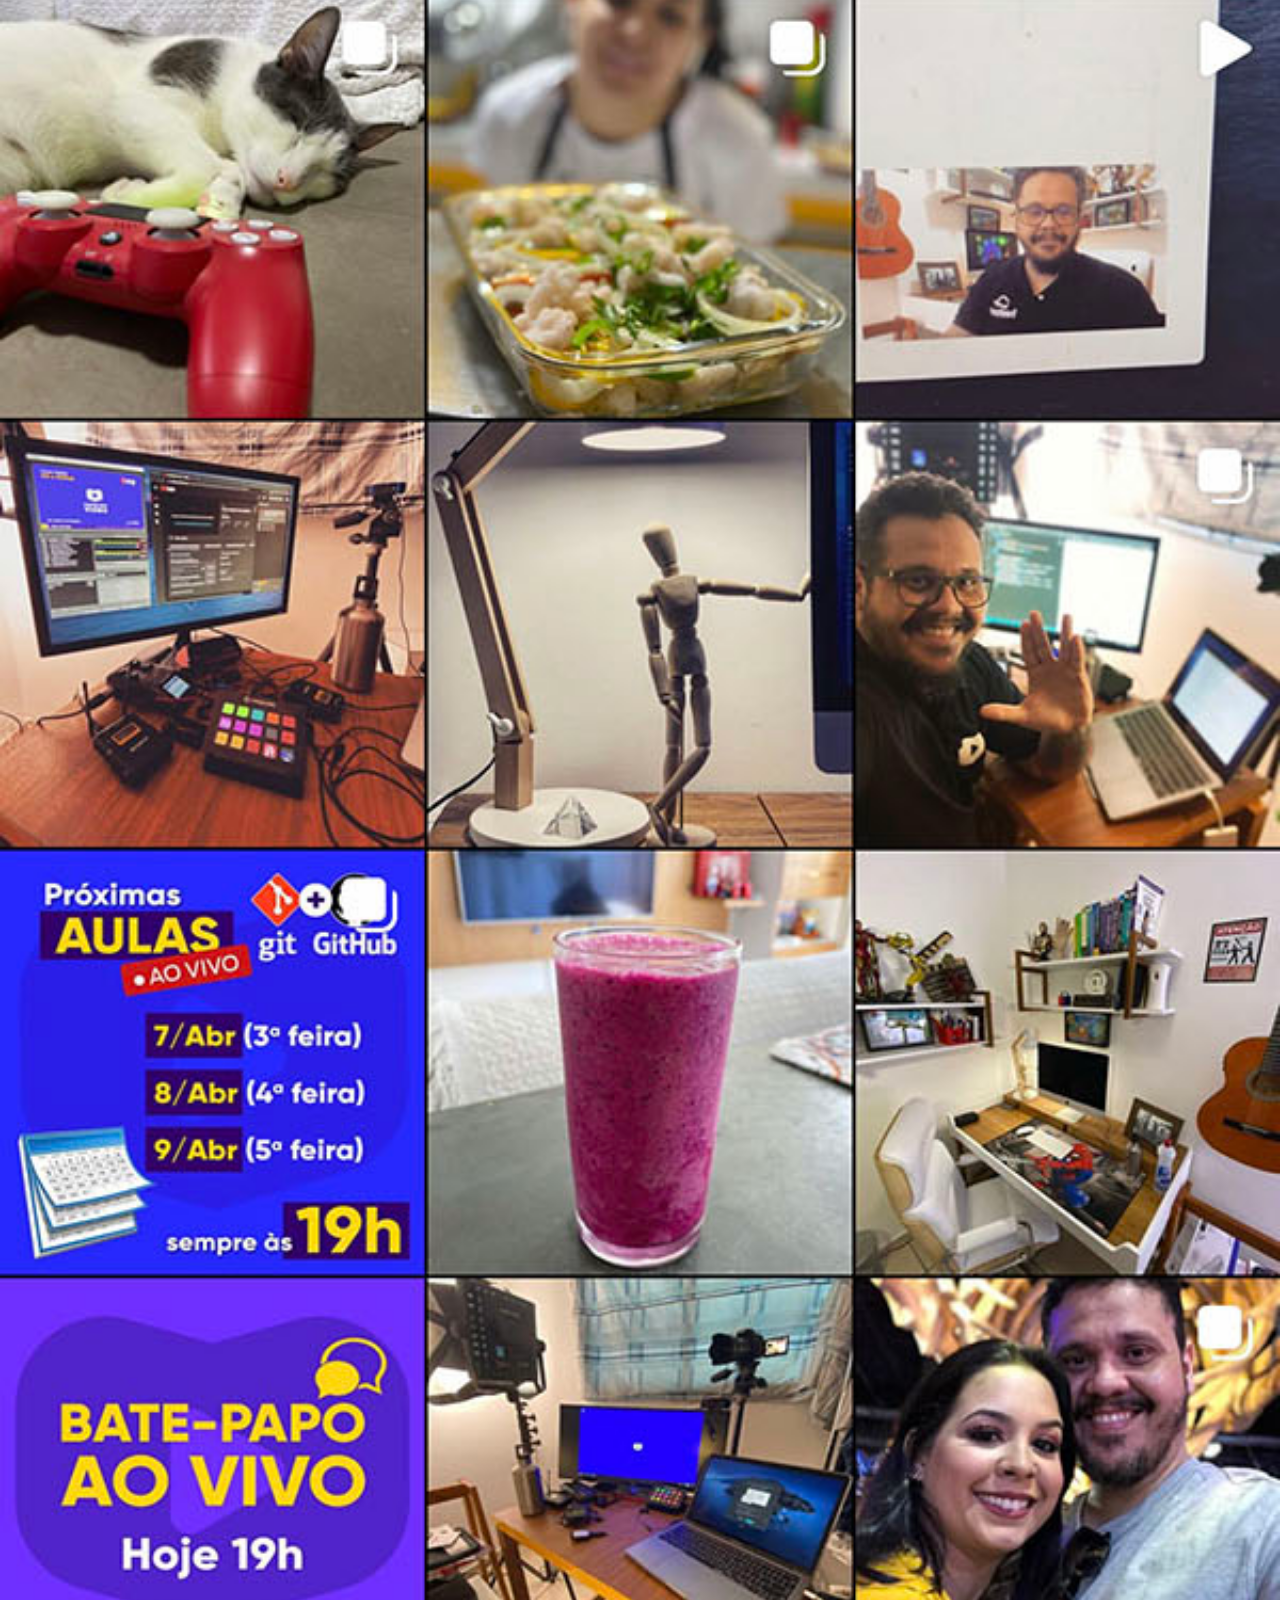
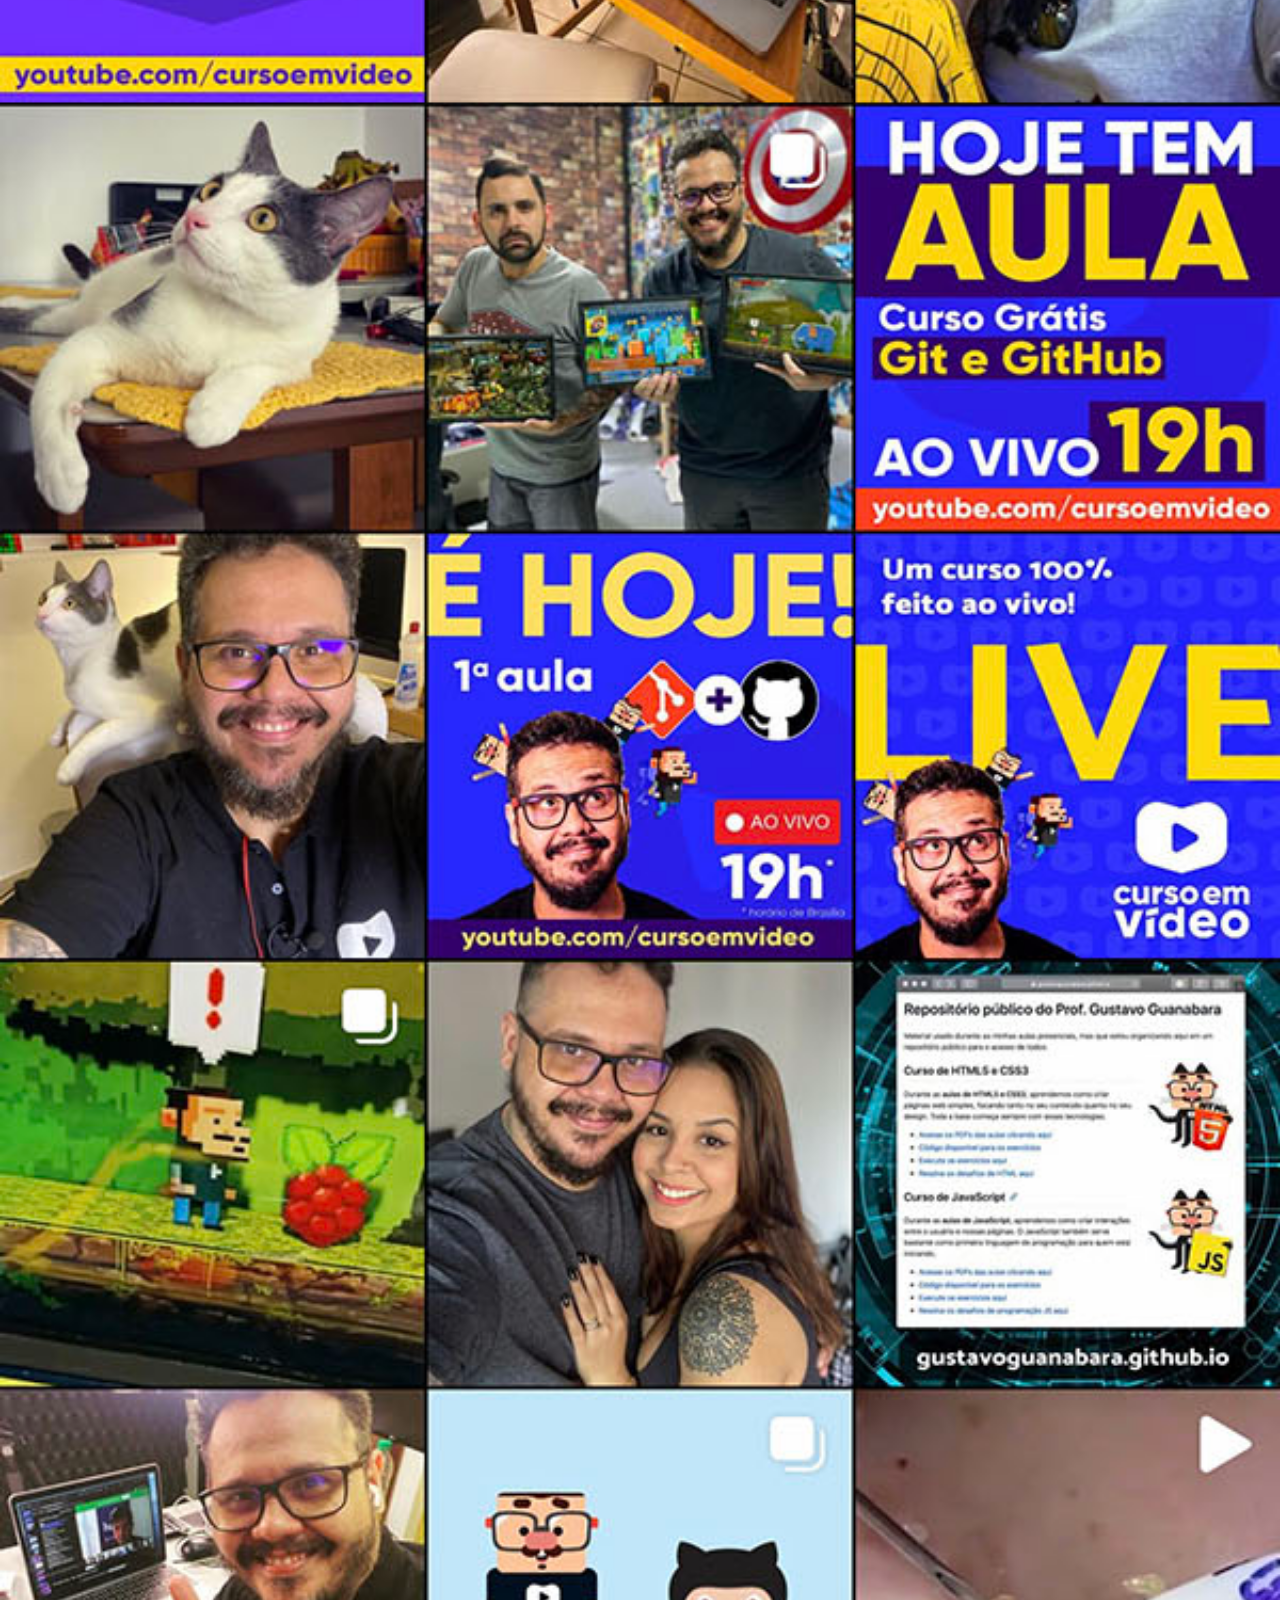
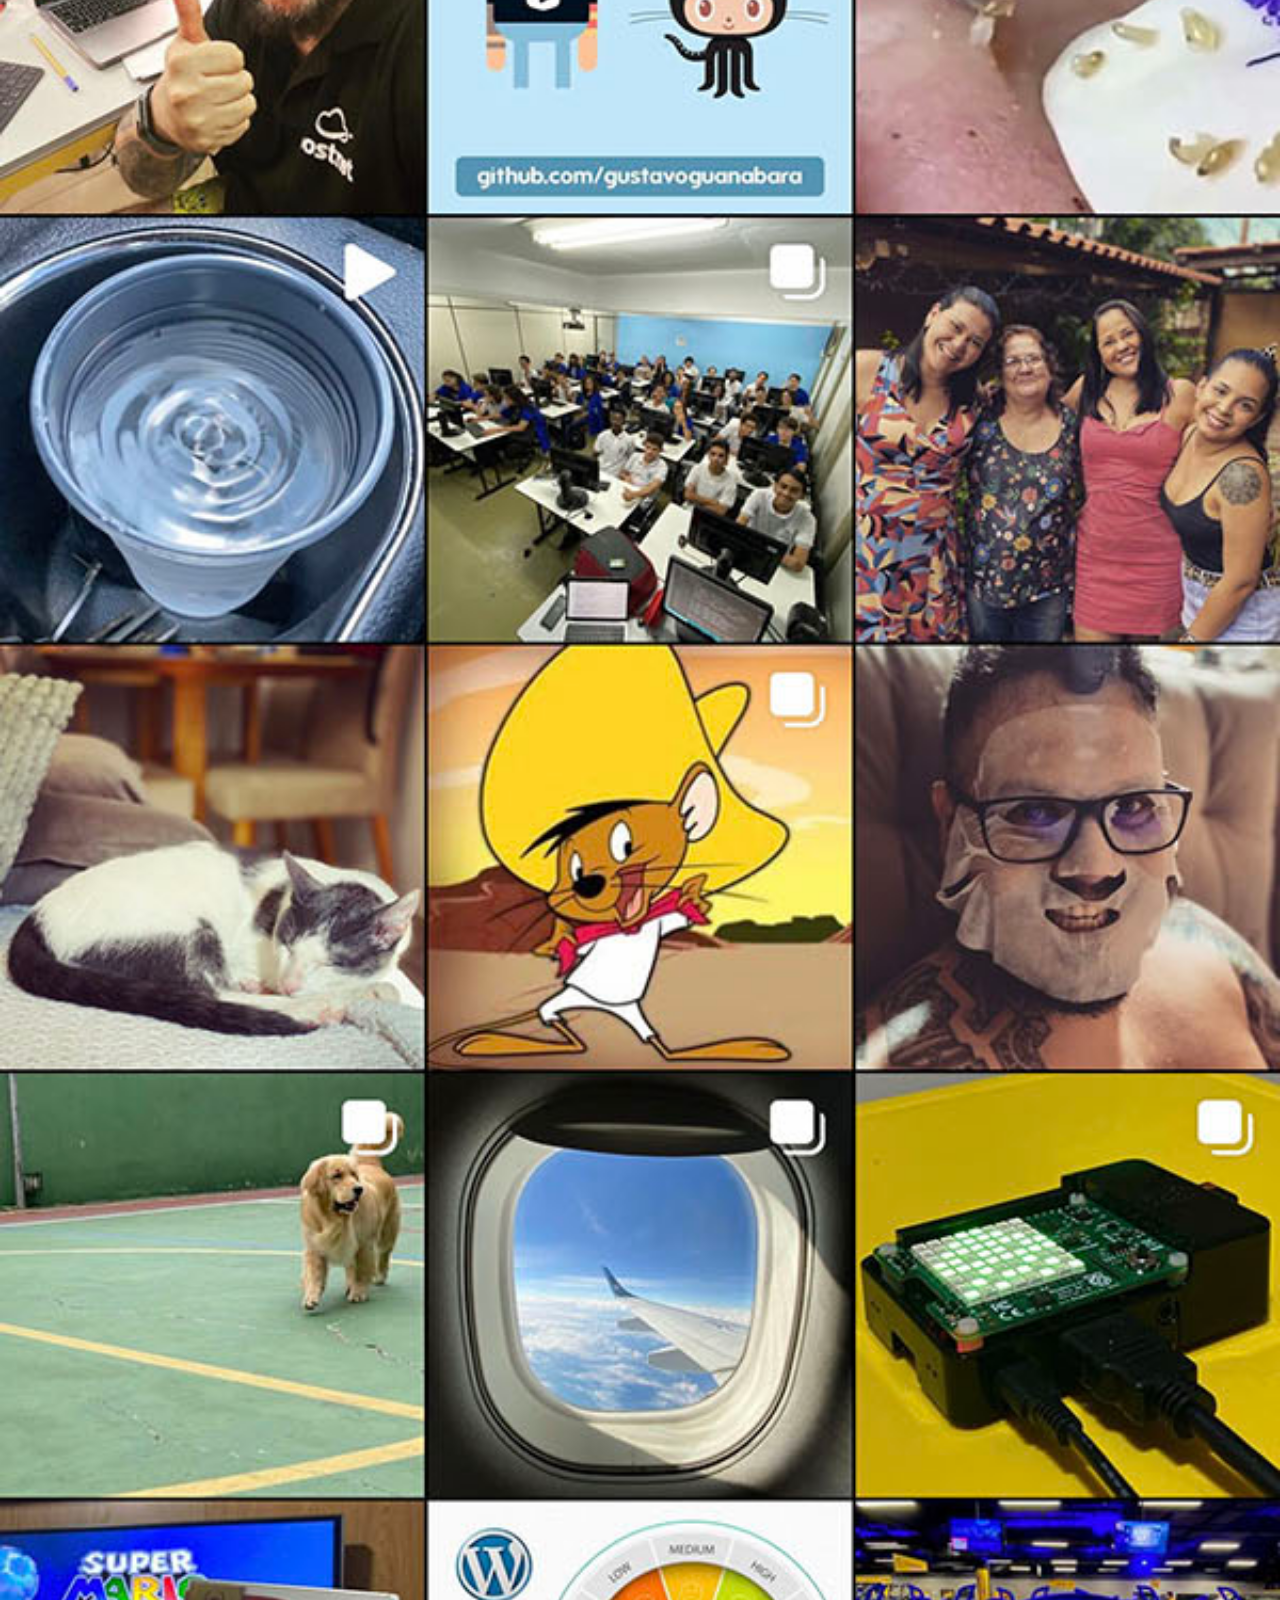
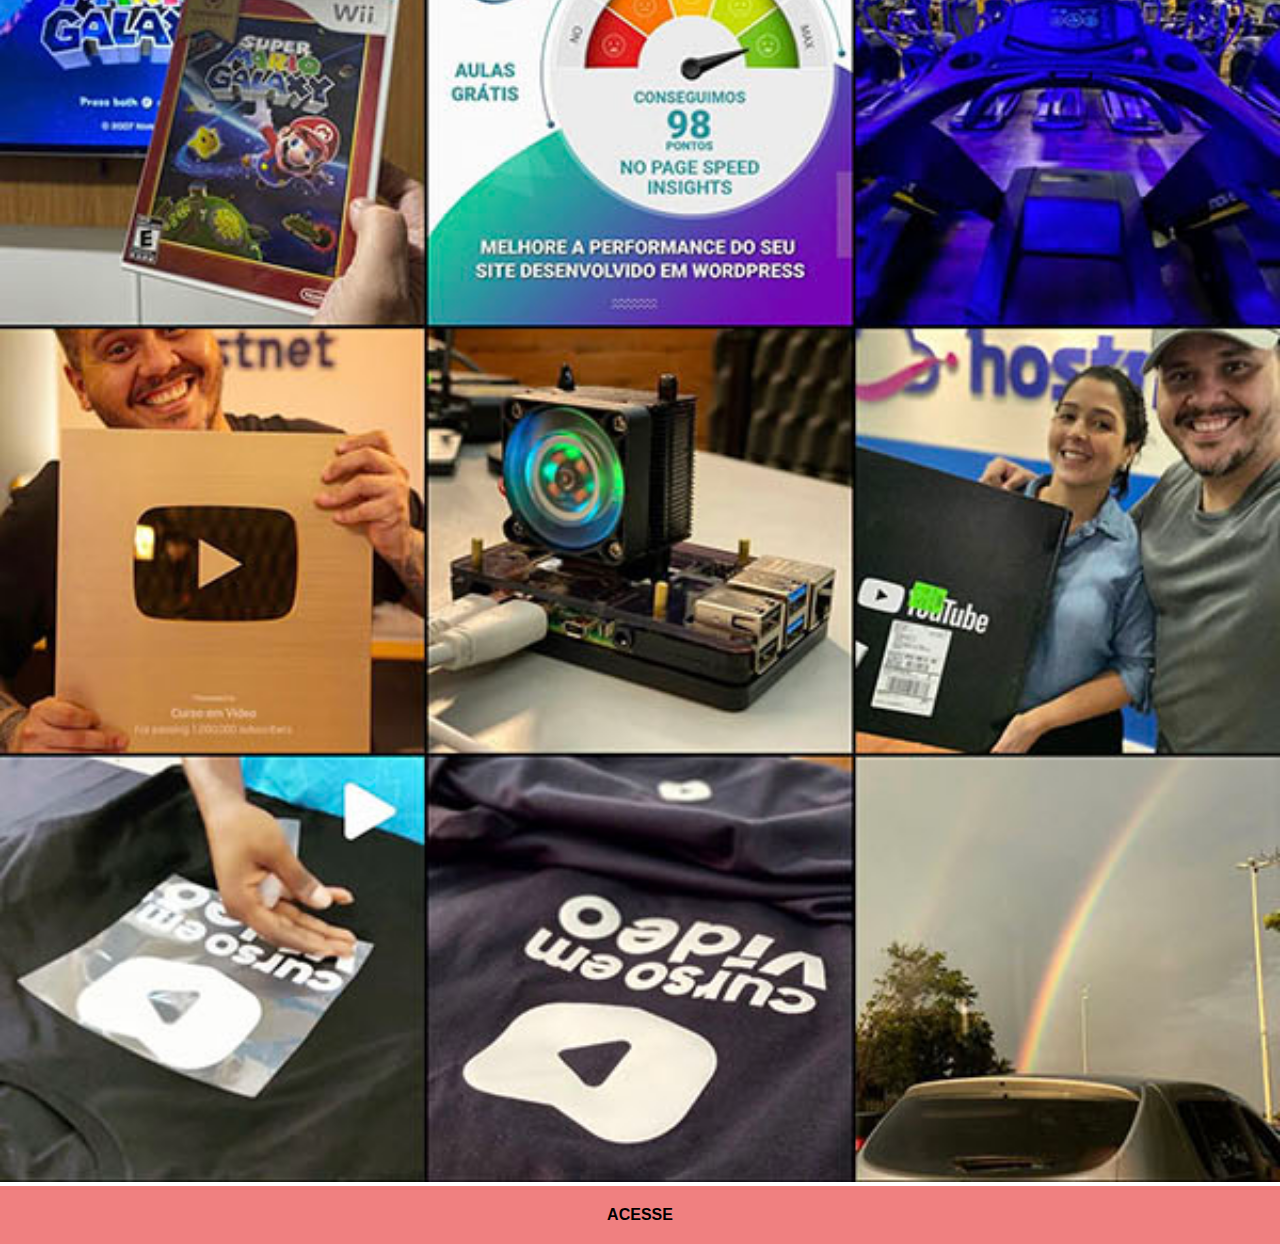
<file: instagram.html>
<!DOCTYPE html>
<html lang="pt-br">
<head>
    <meta charset="UTF-8">
    <meta name="viewport" content="width=device-width, initial-scale=1.0">
    <title>Instagram</title>
    <link rel="stylesheet" href="estilos/social.css">
</head>
<body>
    <img src="imagens/tela-instagram.jpg" alt="">
    <a href="#" target="_blank">ACESSE</a>
</body>
</html>
</file>
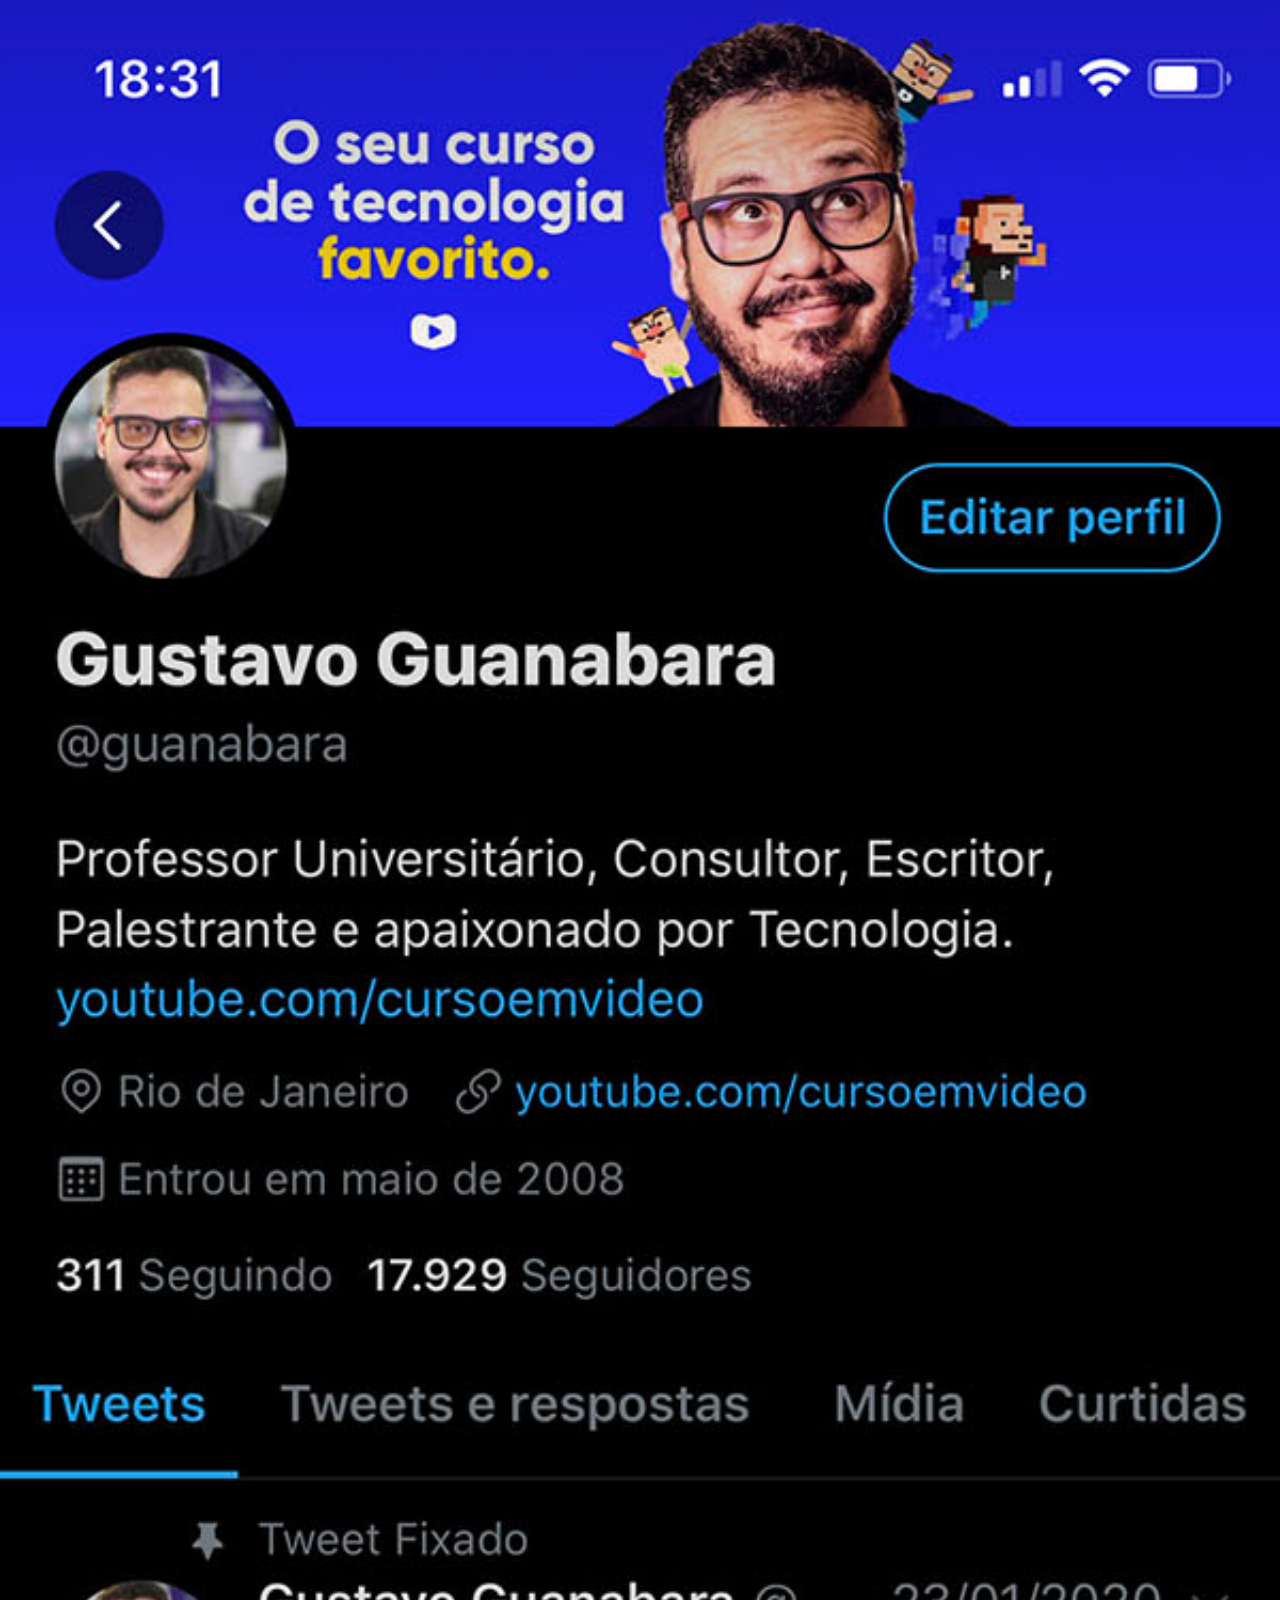
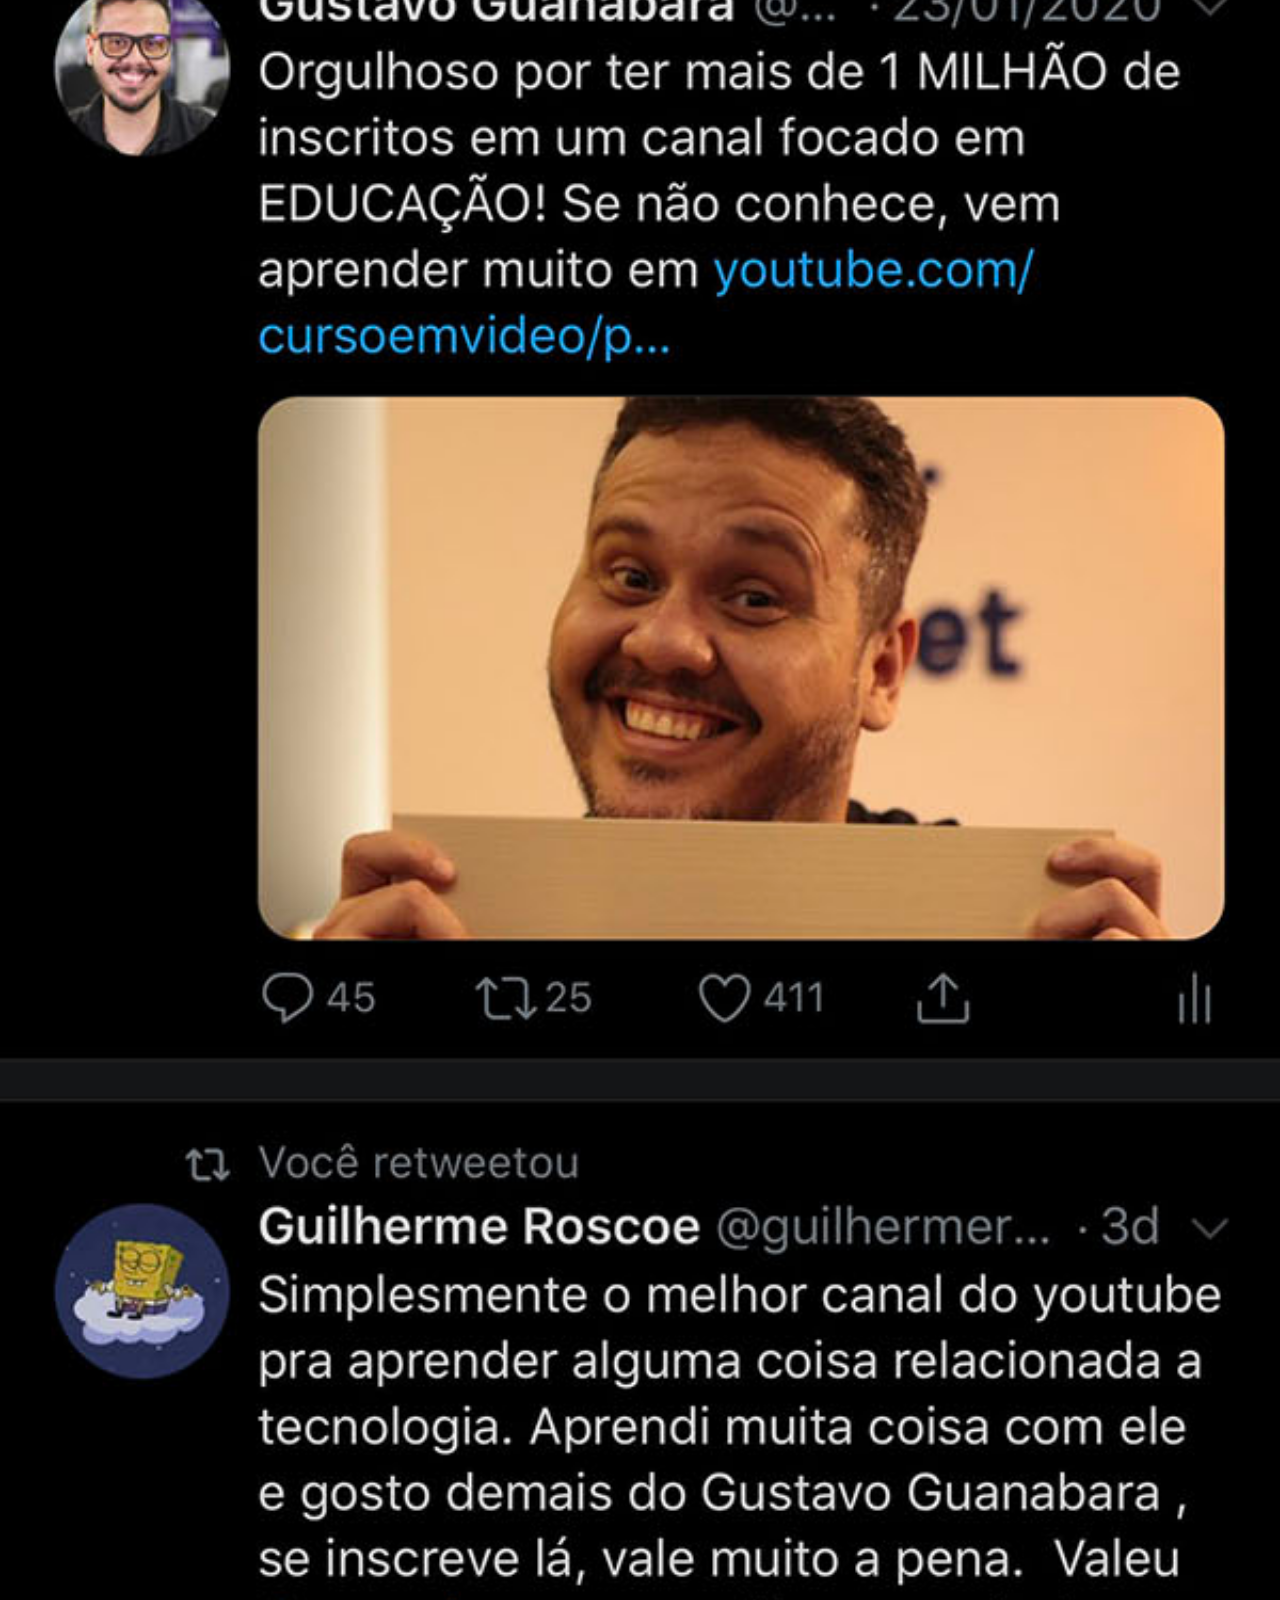
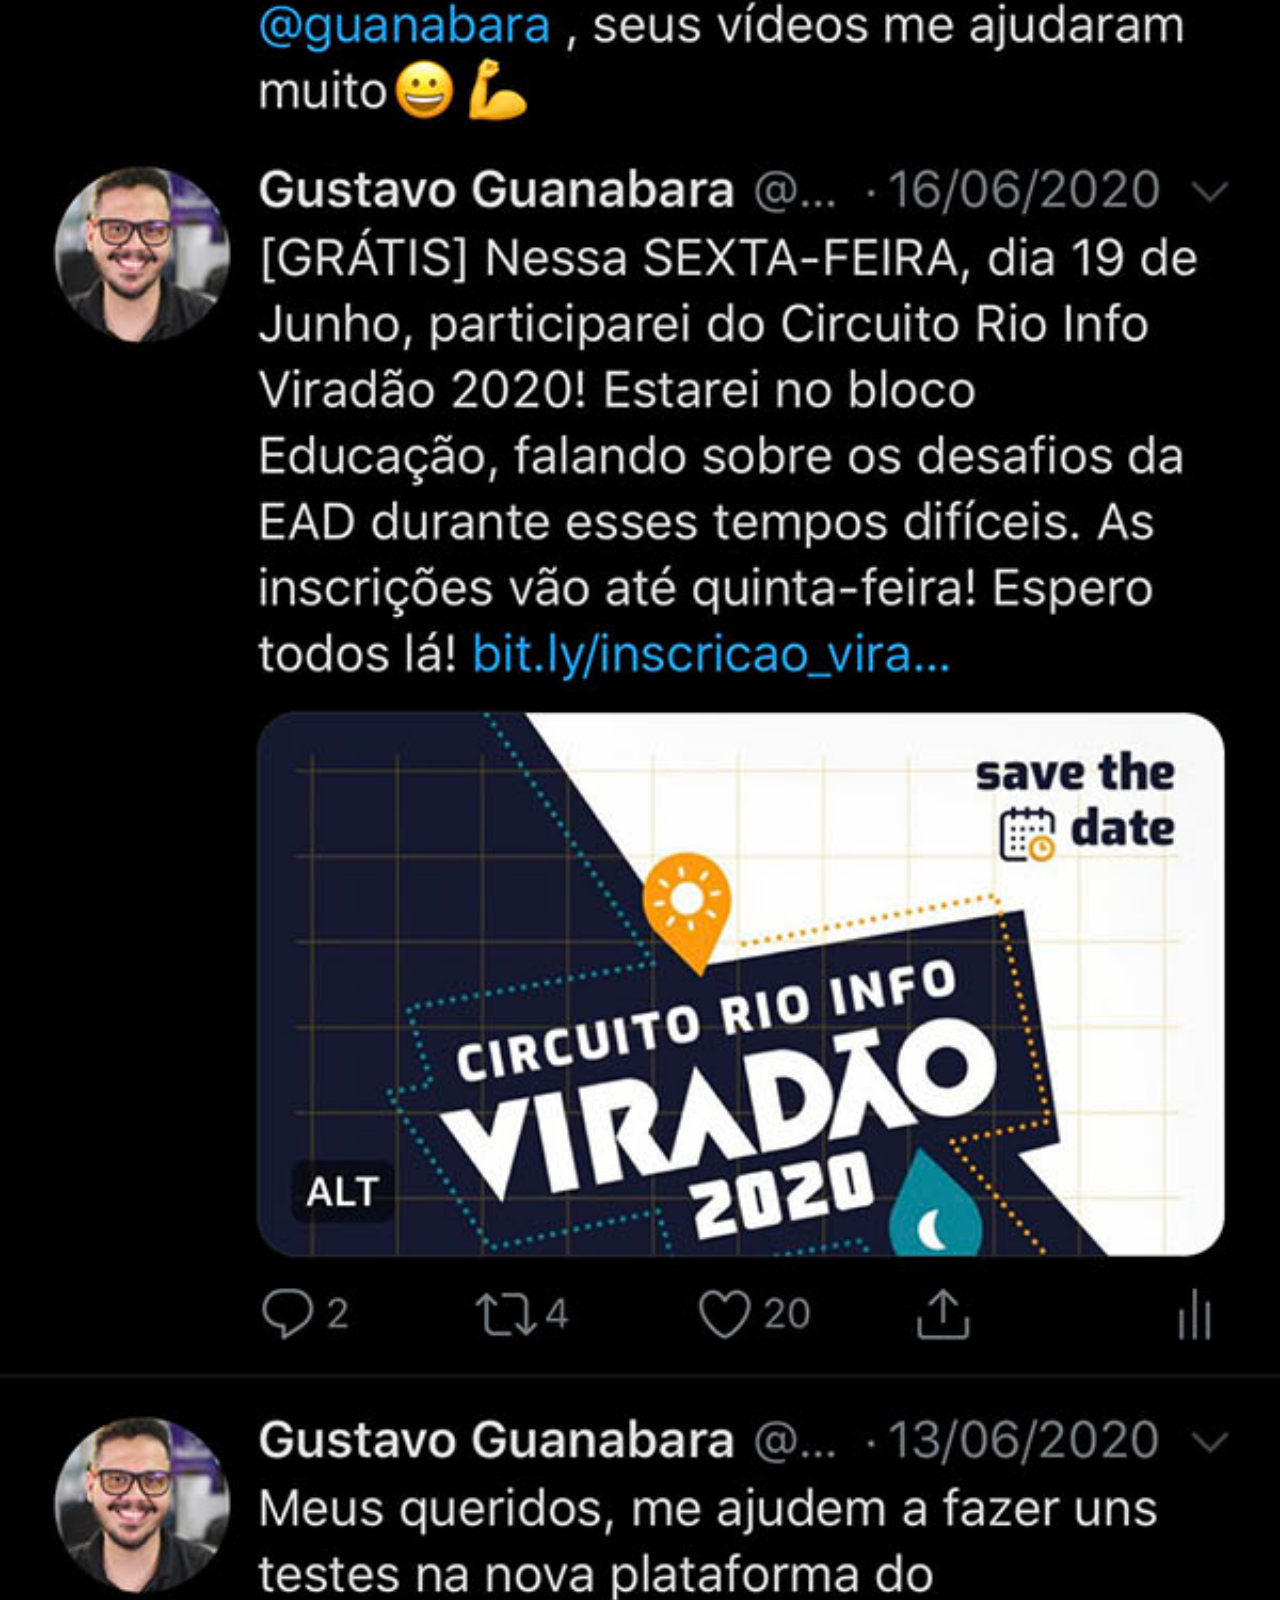
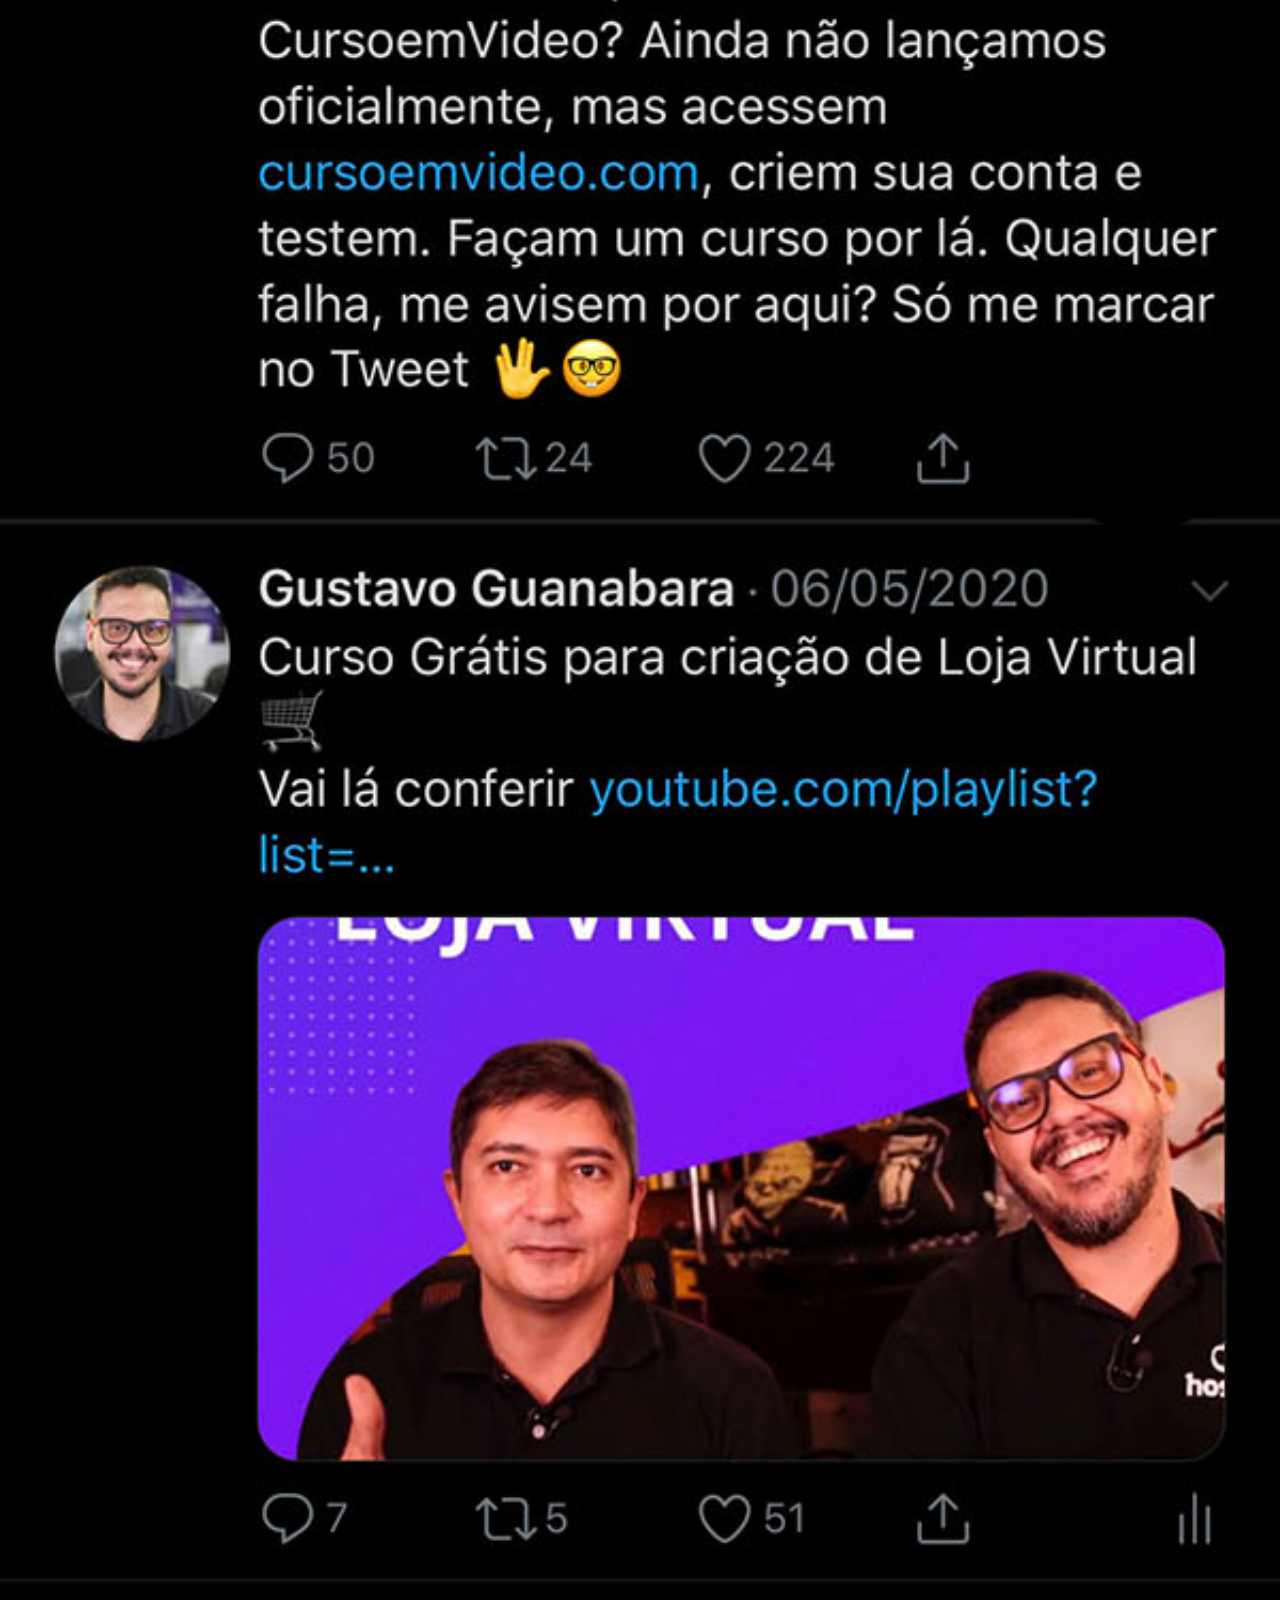
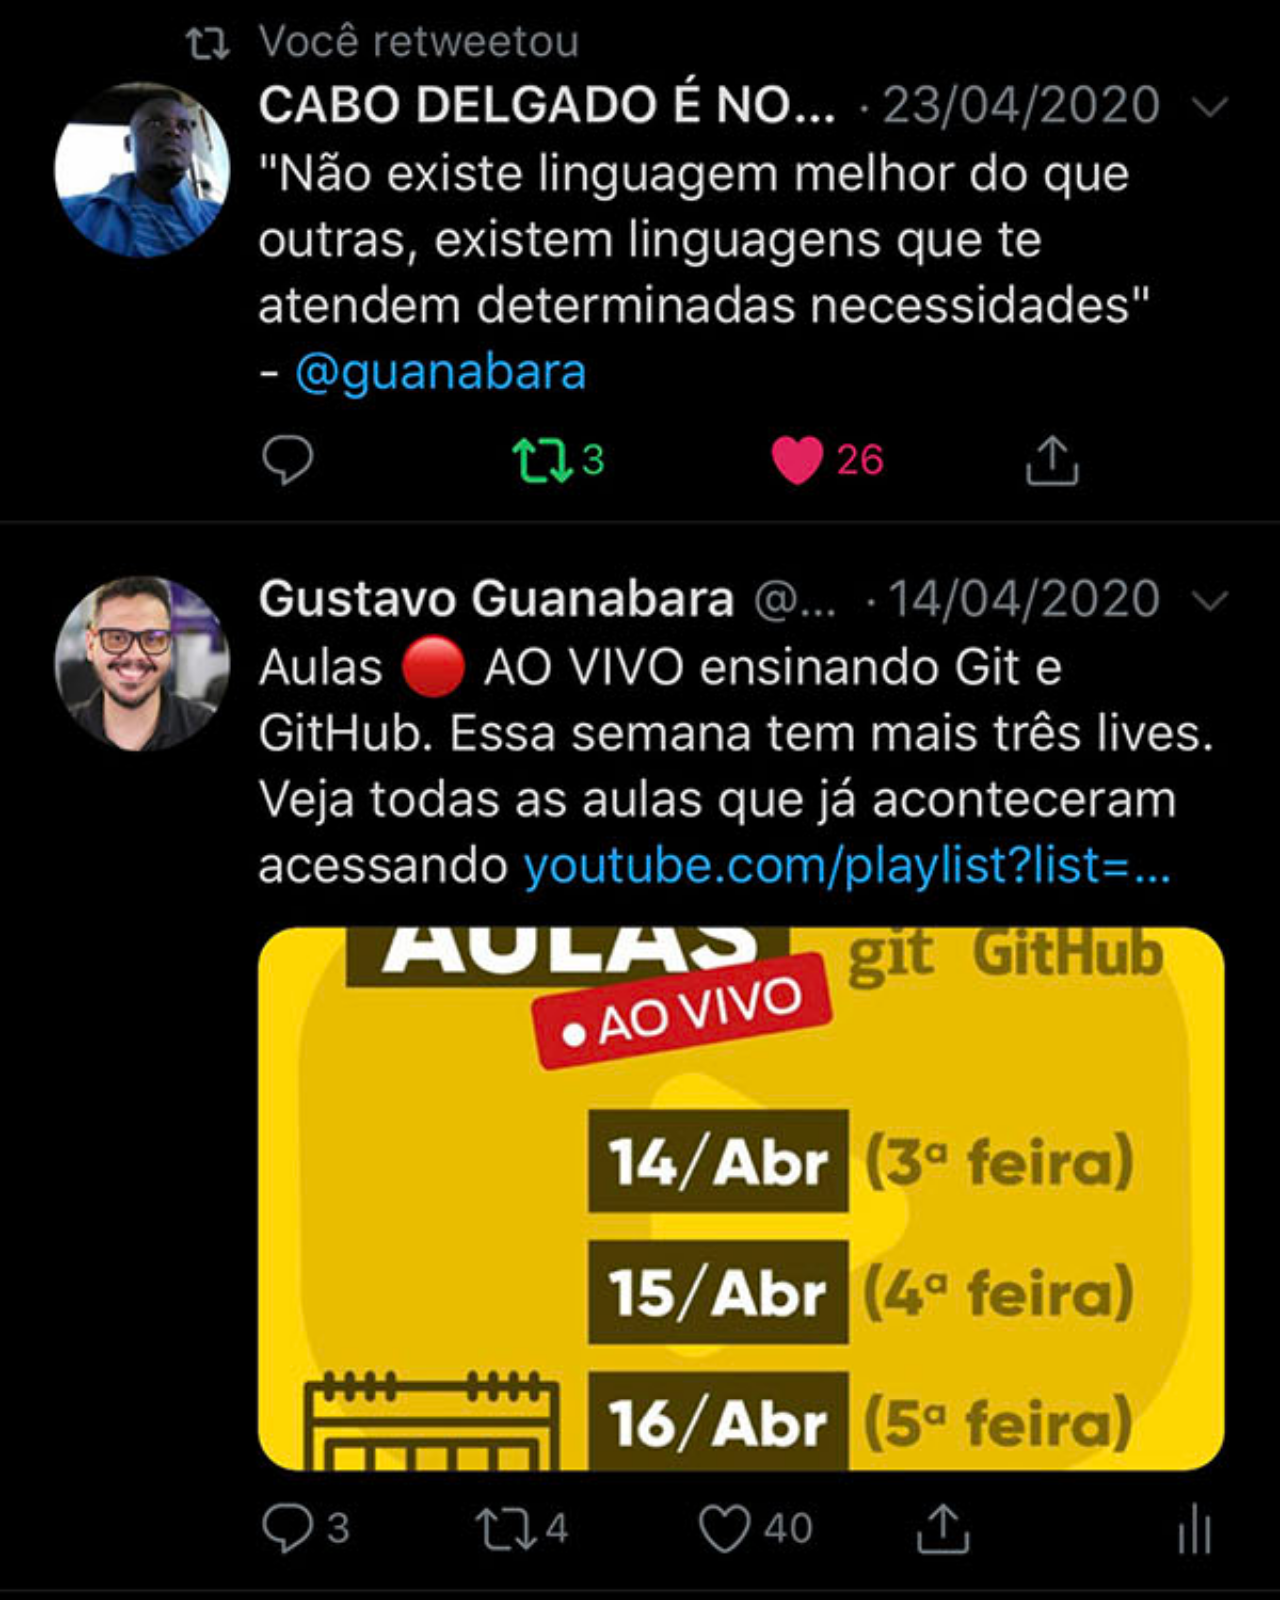
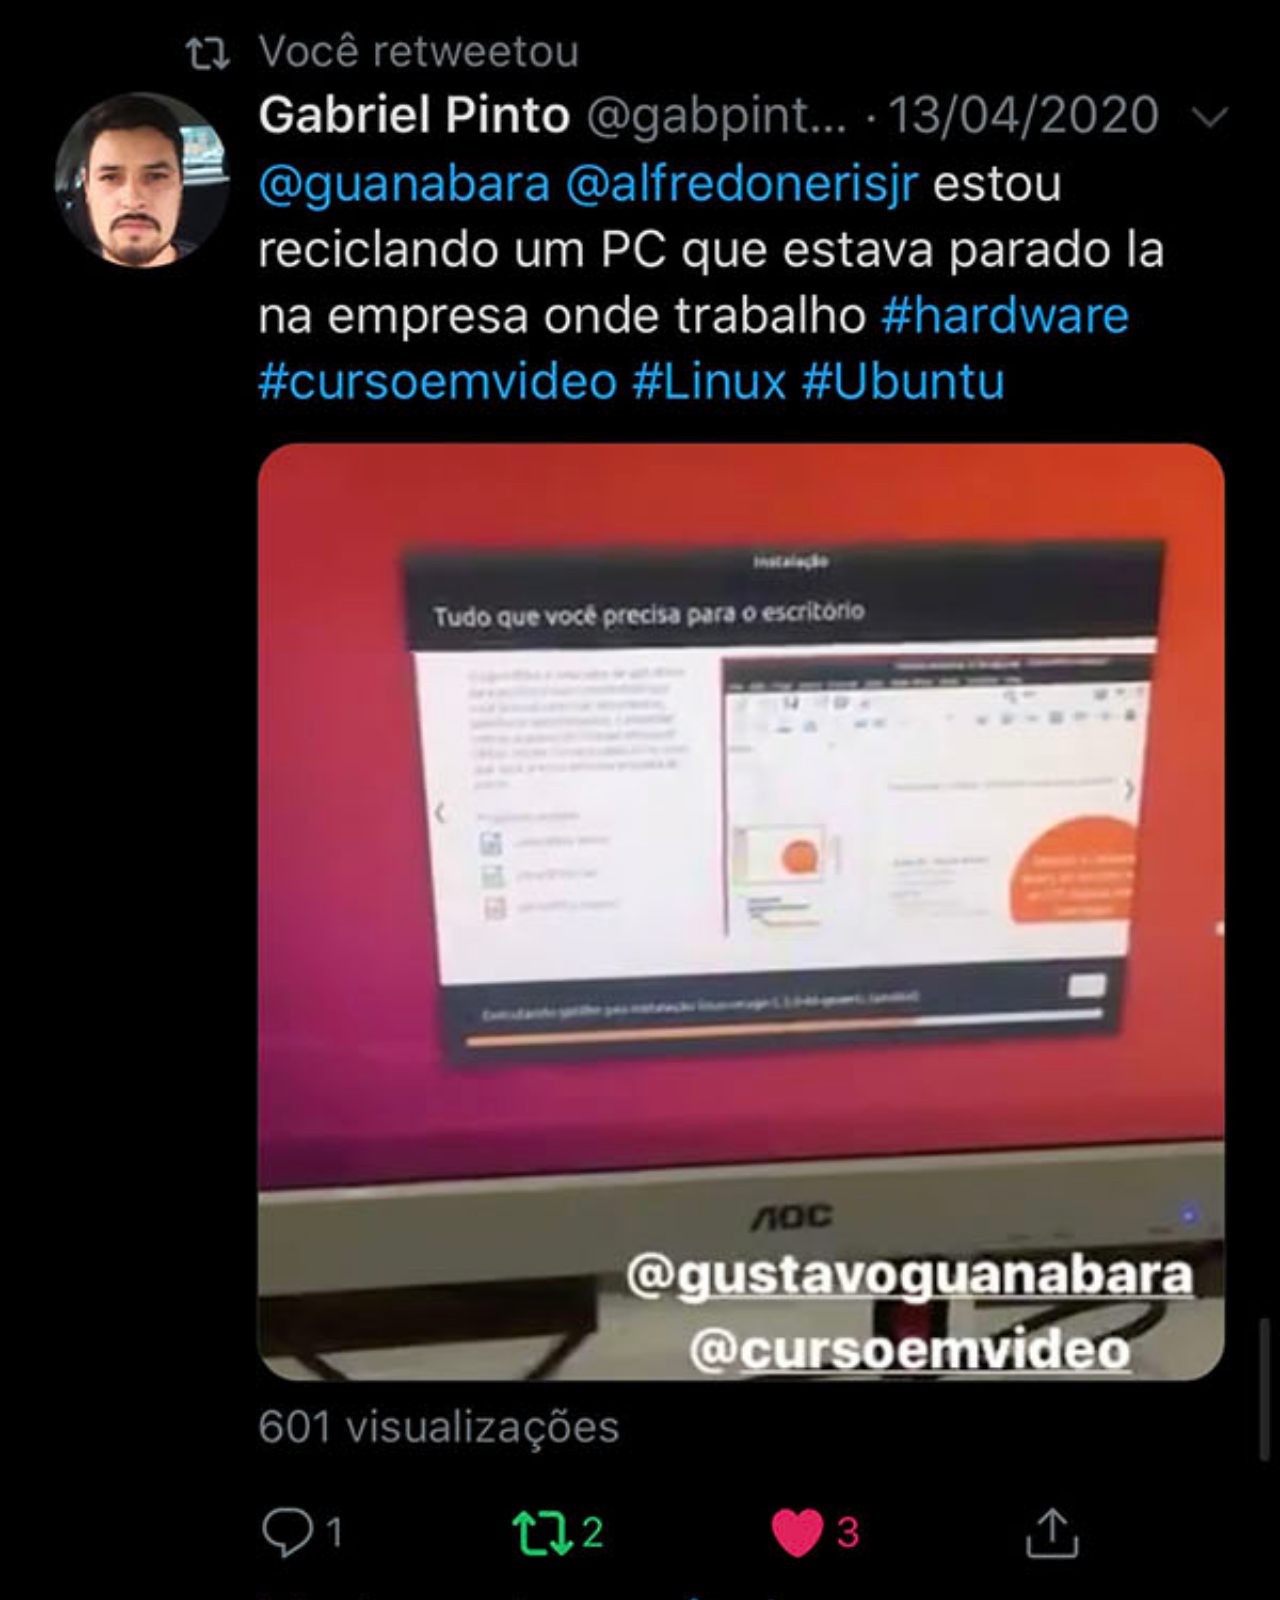
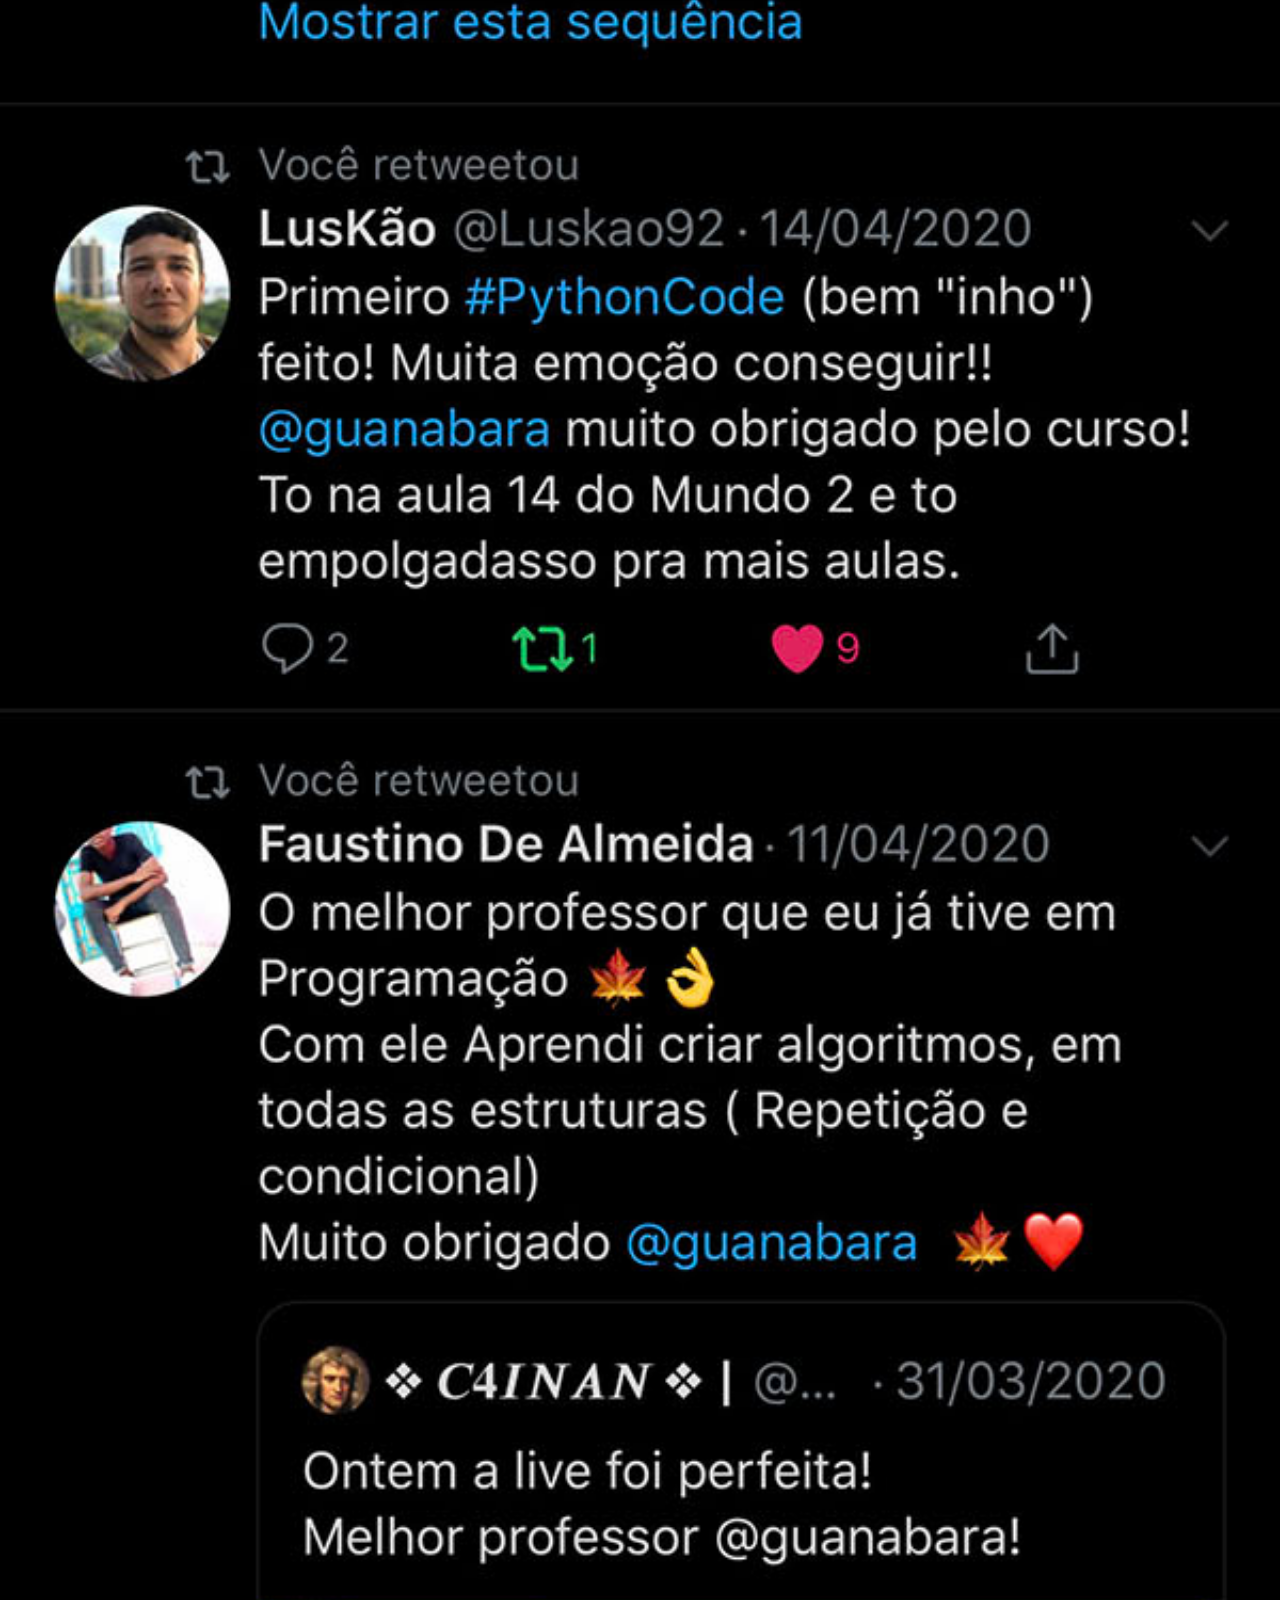
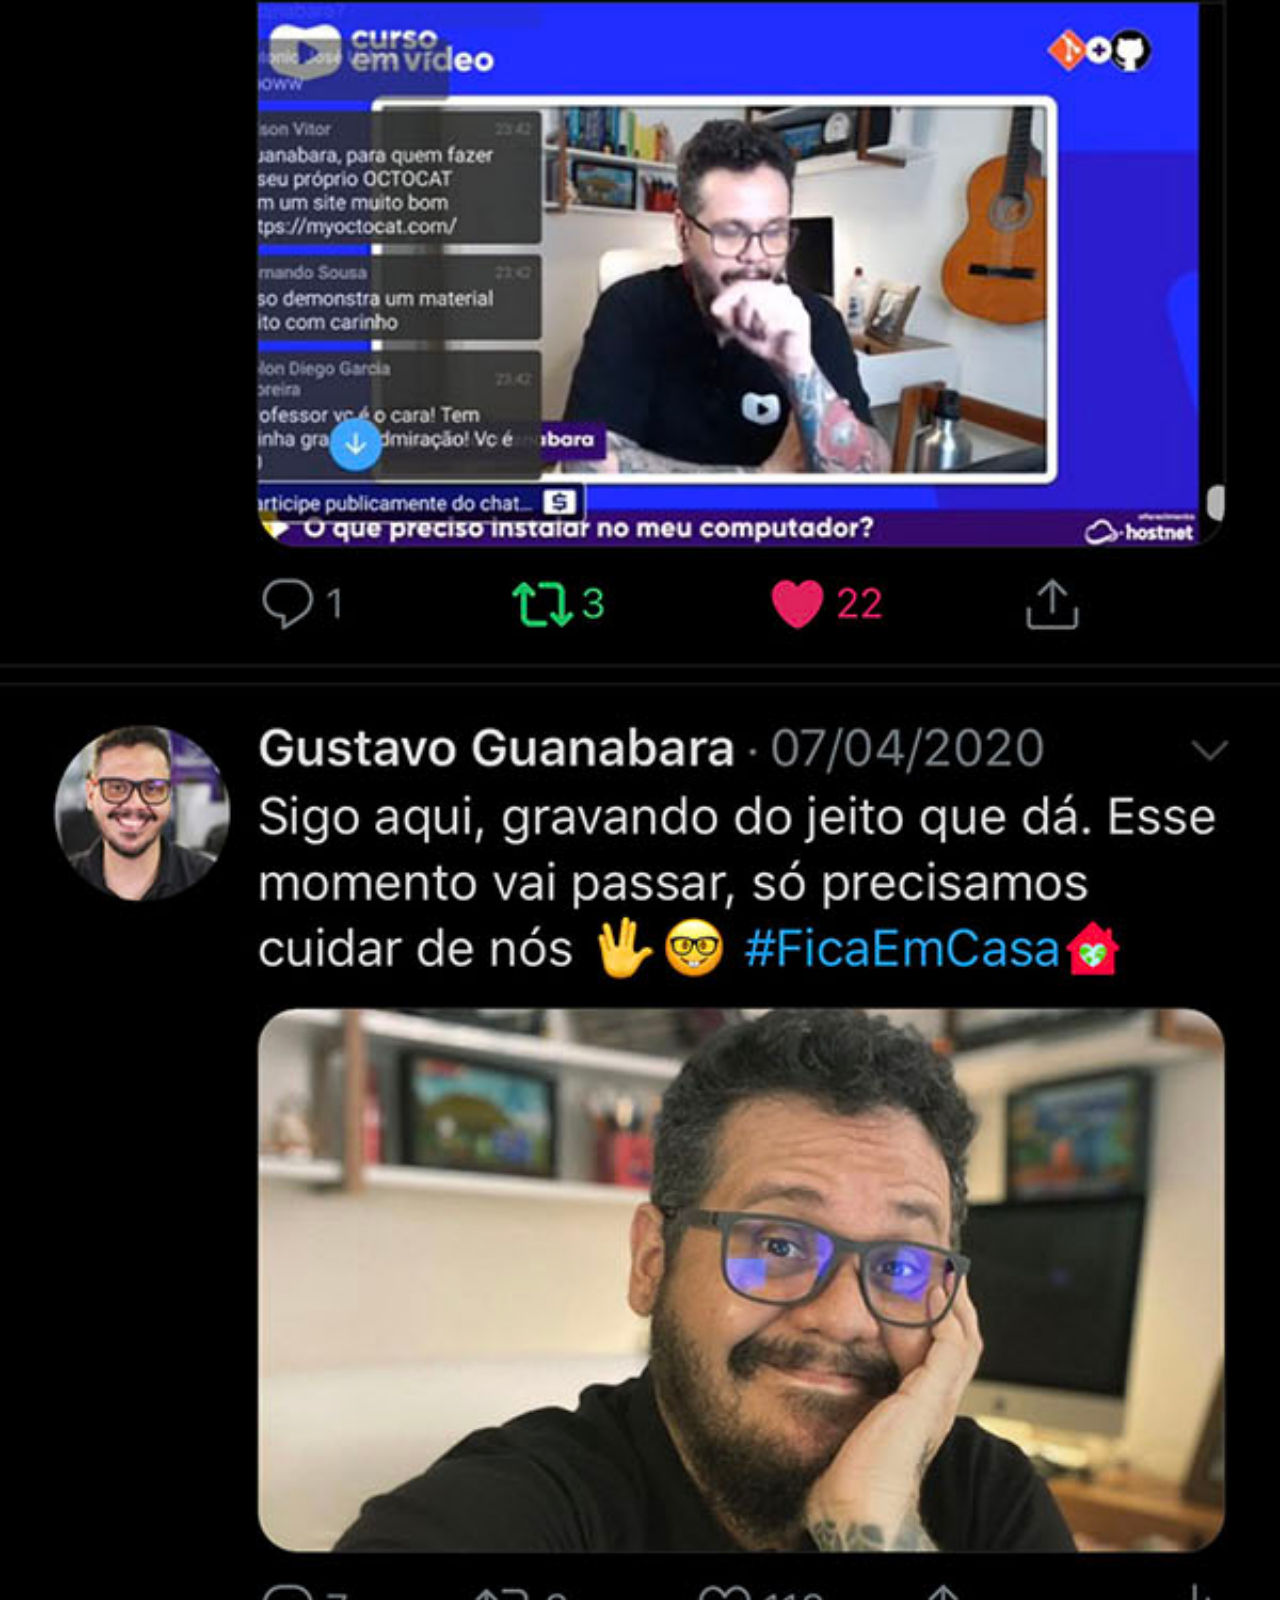
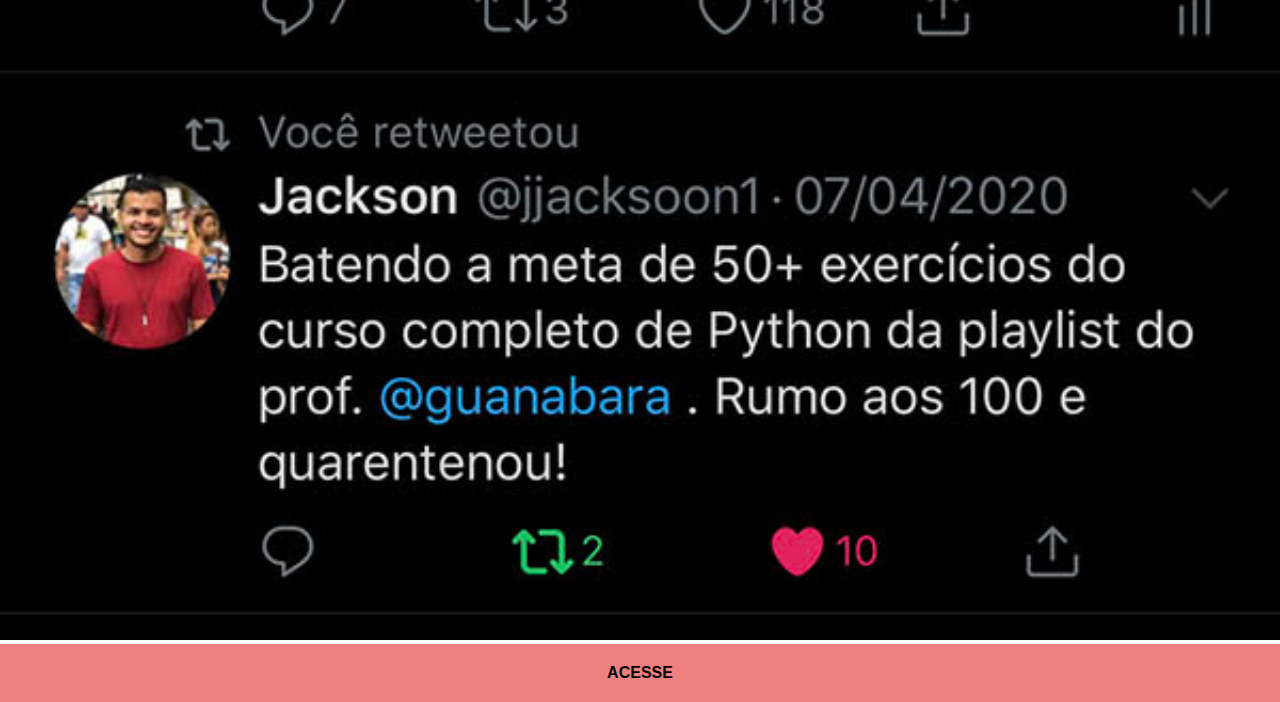
<file: twitter.html>
<!DOCTYPE html>
<html lang="pt-br">
<head>
    <meta charset="UTF-8">
    <meta name="viewport" content="width=device-width, initial-scale=1.0">
    <title>Twitter</title>
    <link rel="stylesheet" href="estilos/social.css">
</head>
<body>
    <img src="imagens/tela-twitter.jpg" alt="">
    <a href="#" target="_blank">ACESSE</a>
</body>
</html>
</file>
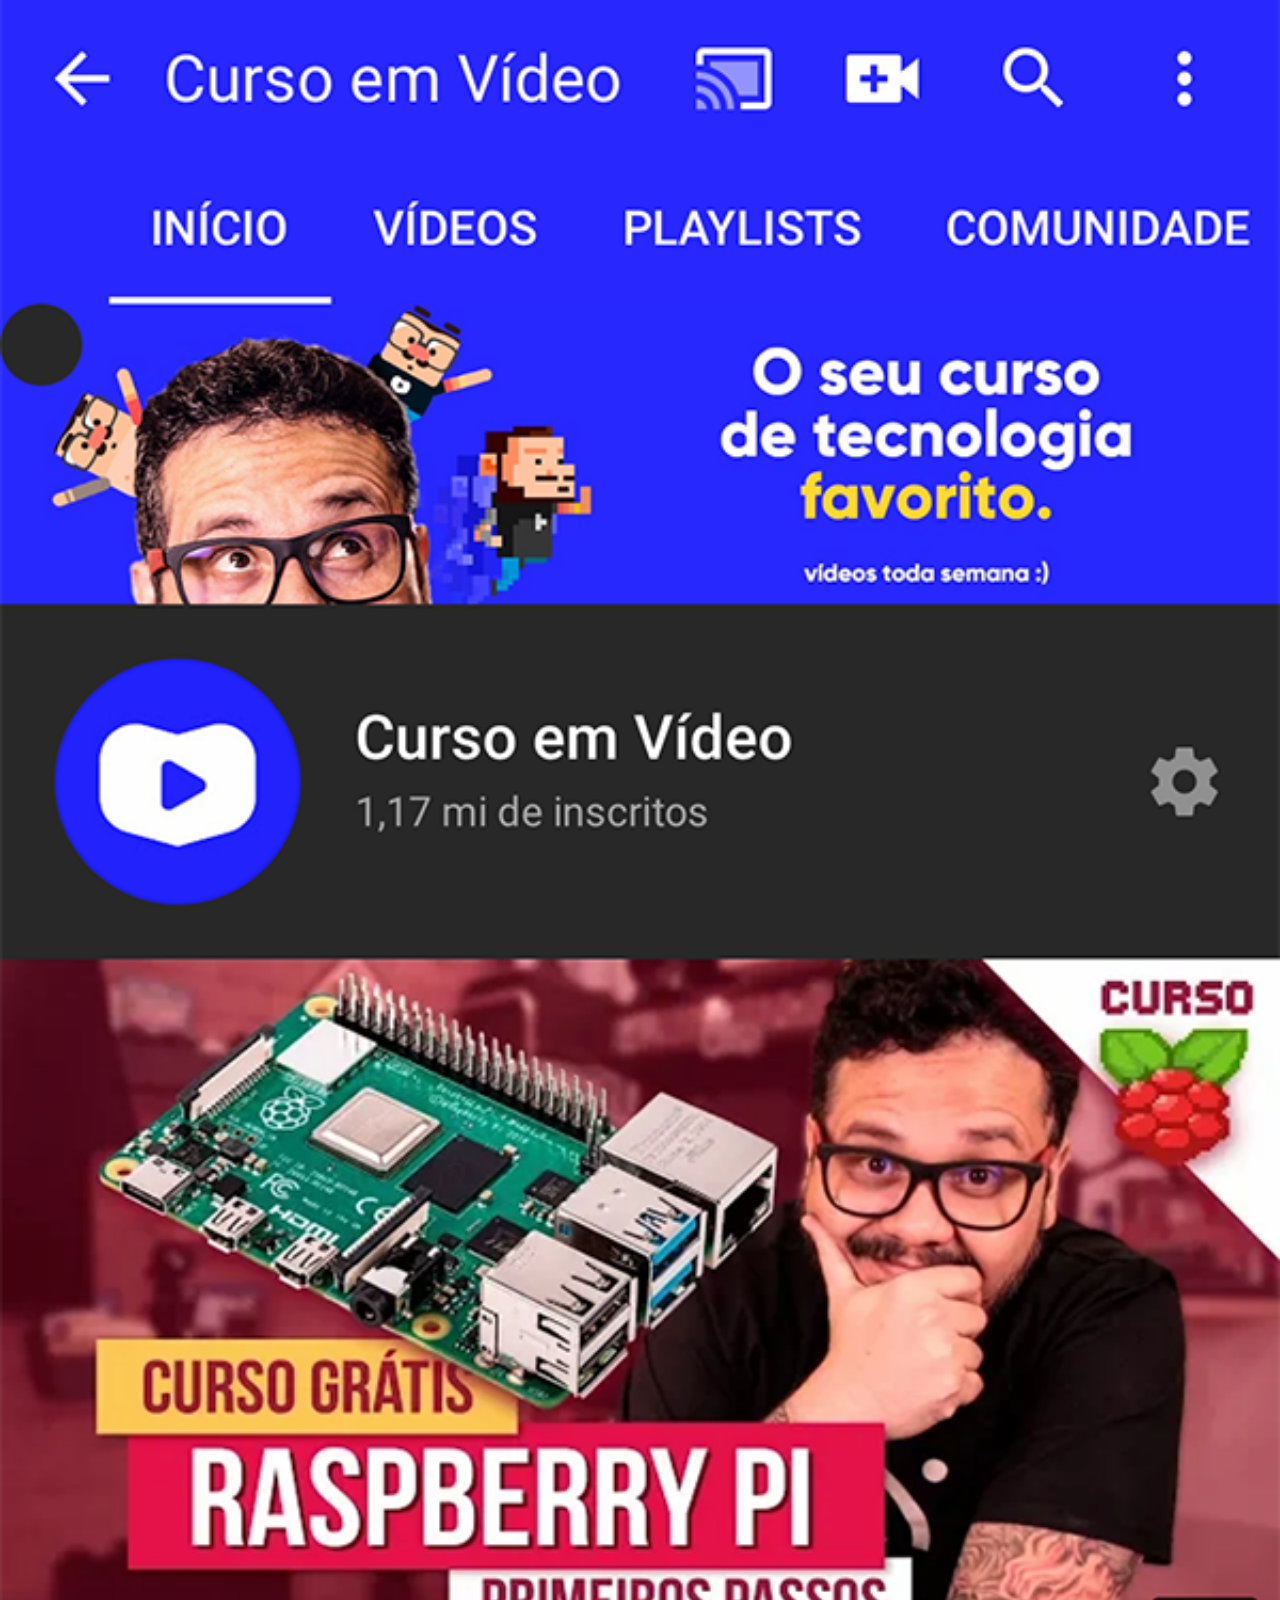
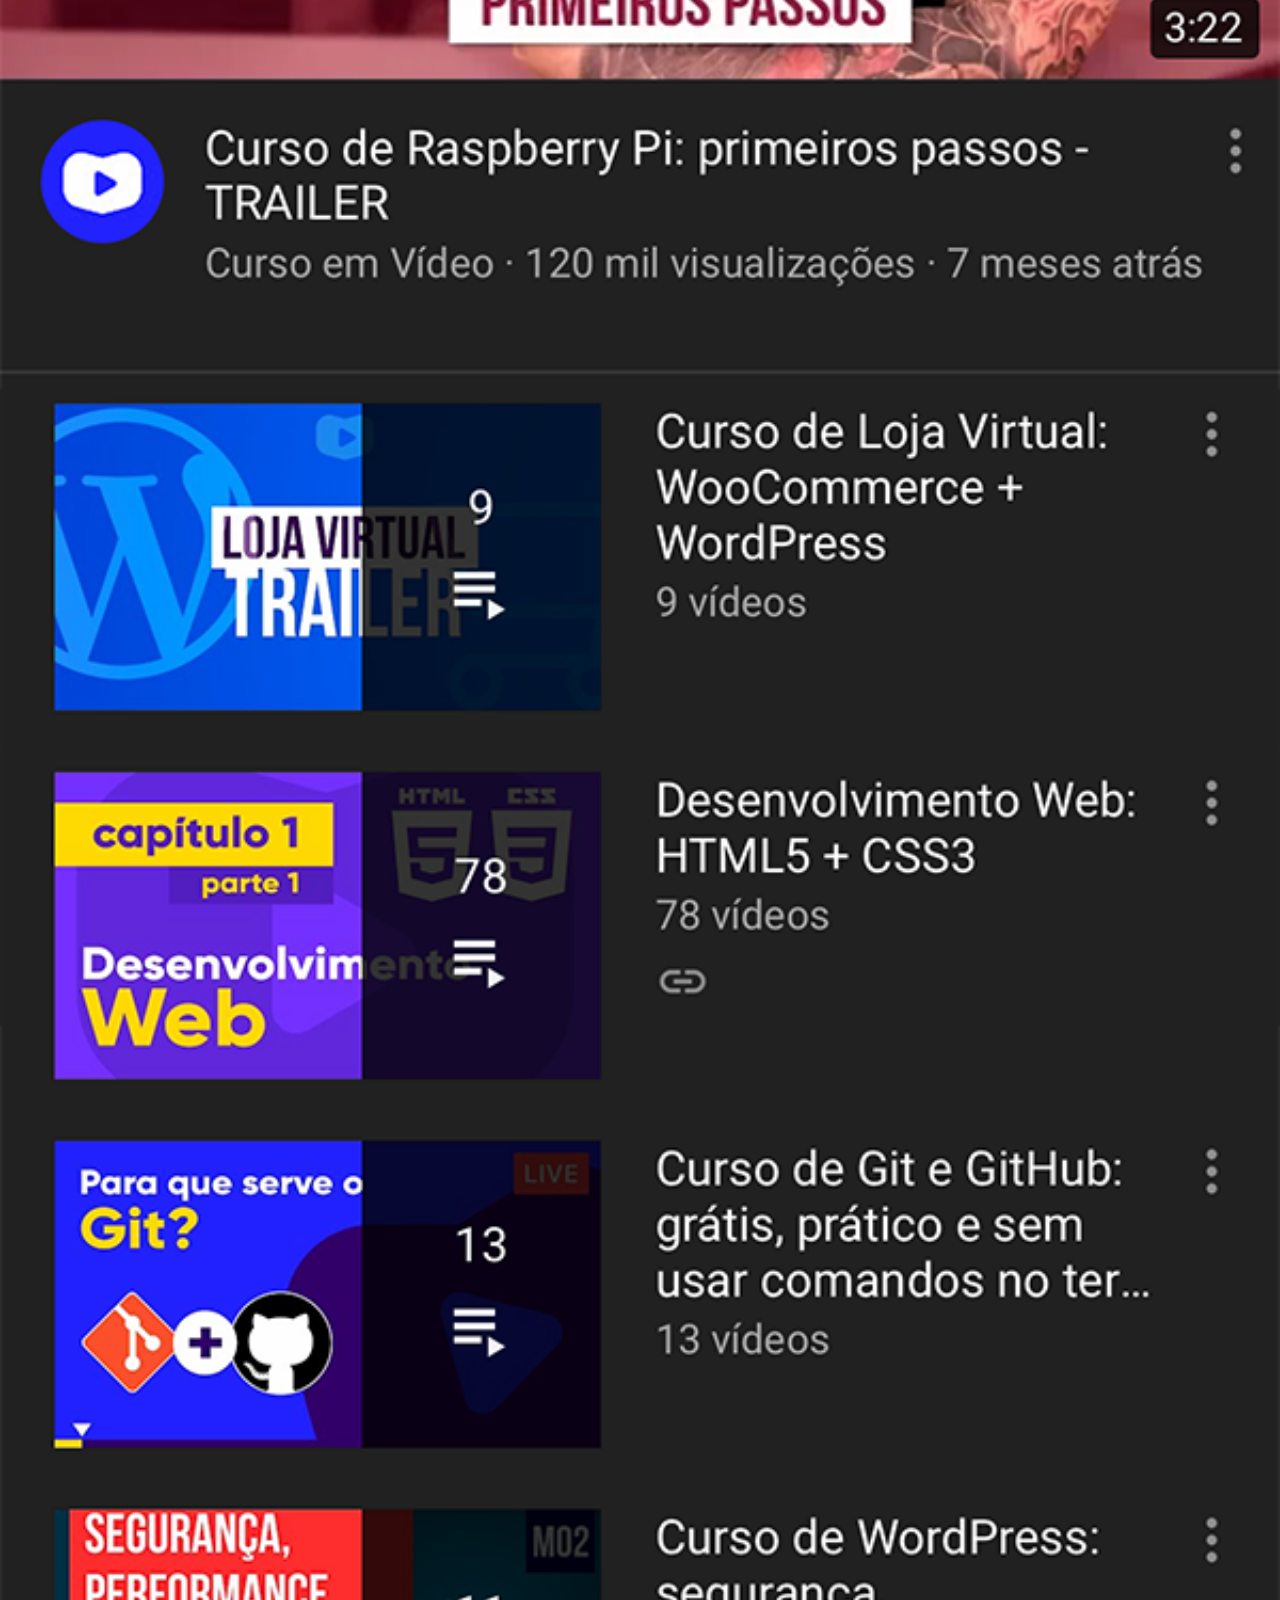
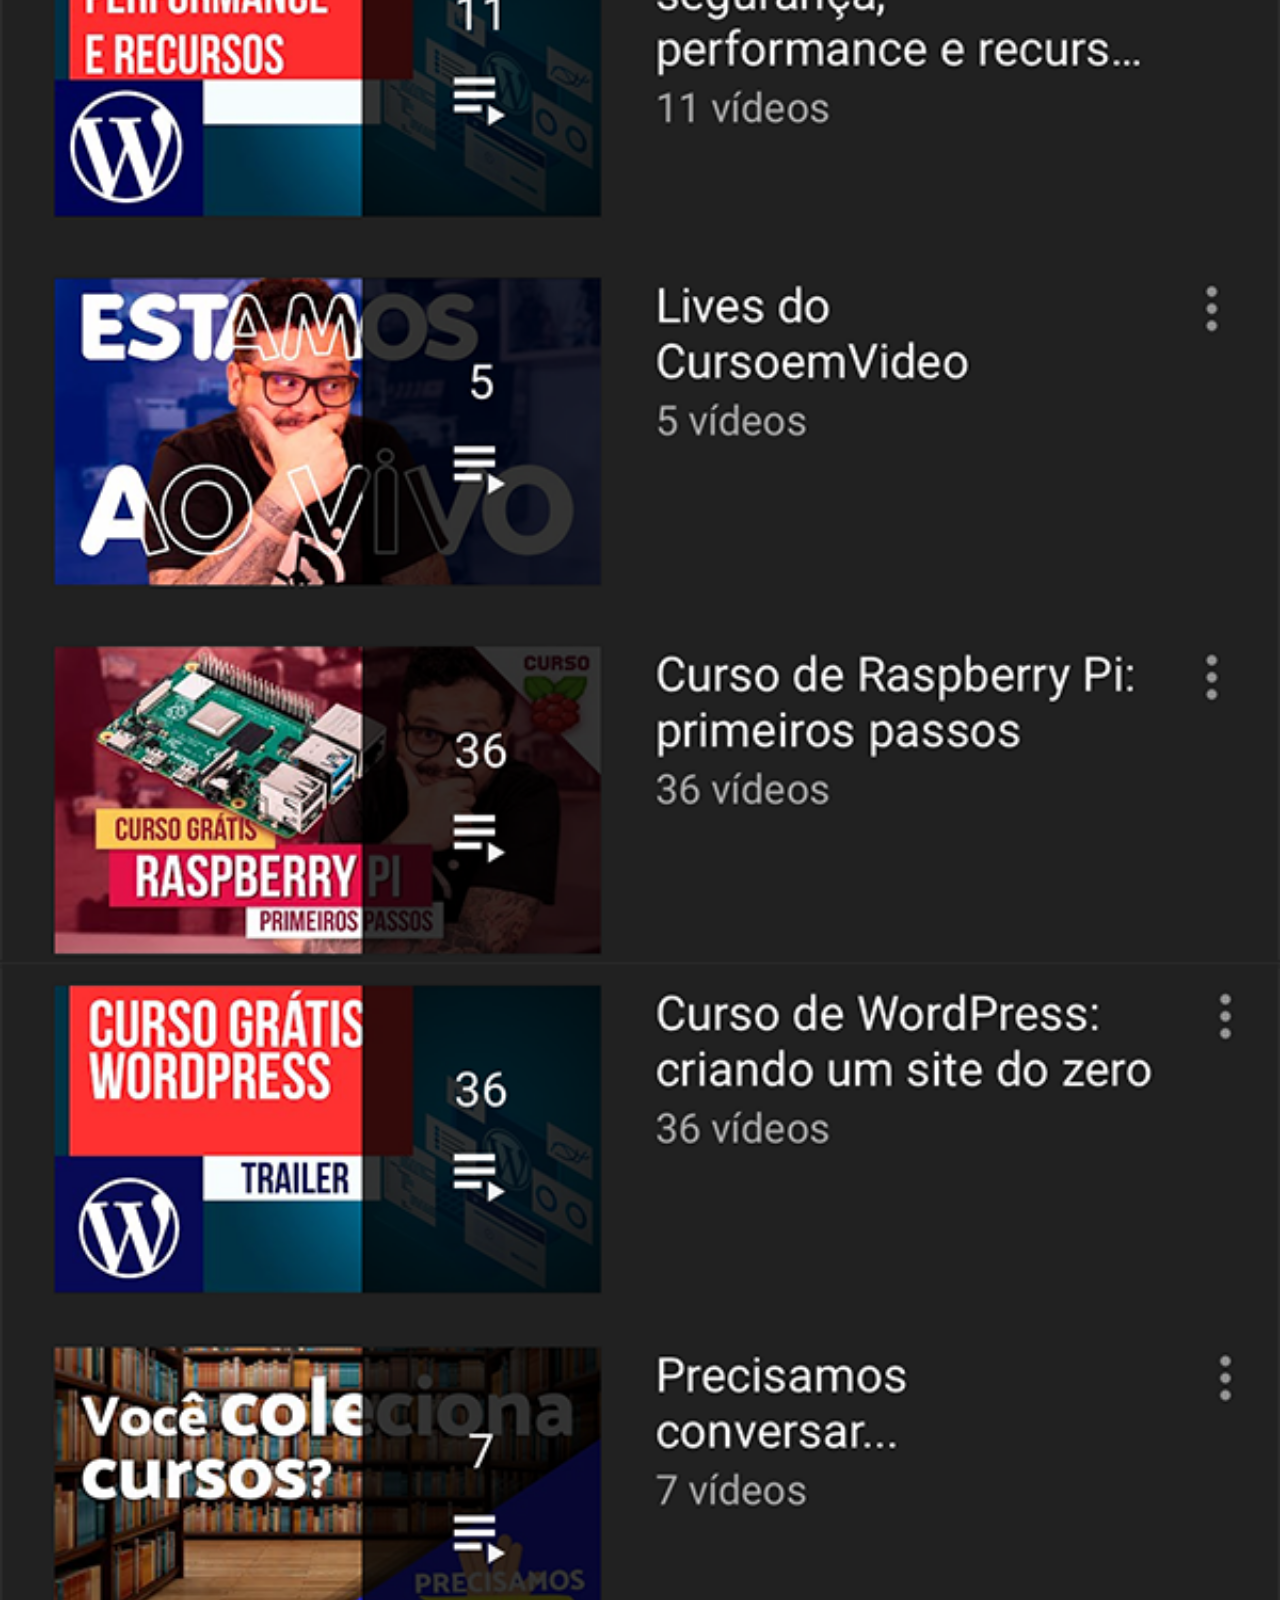
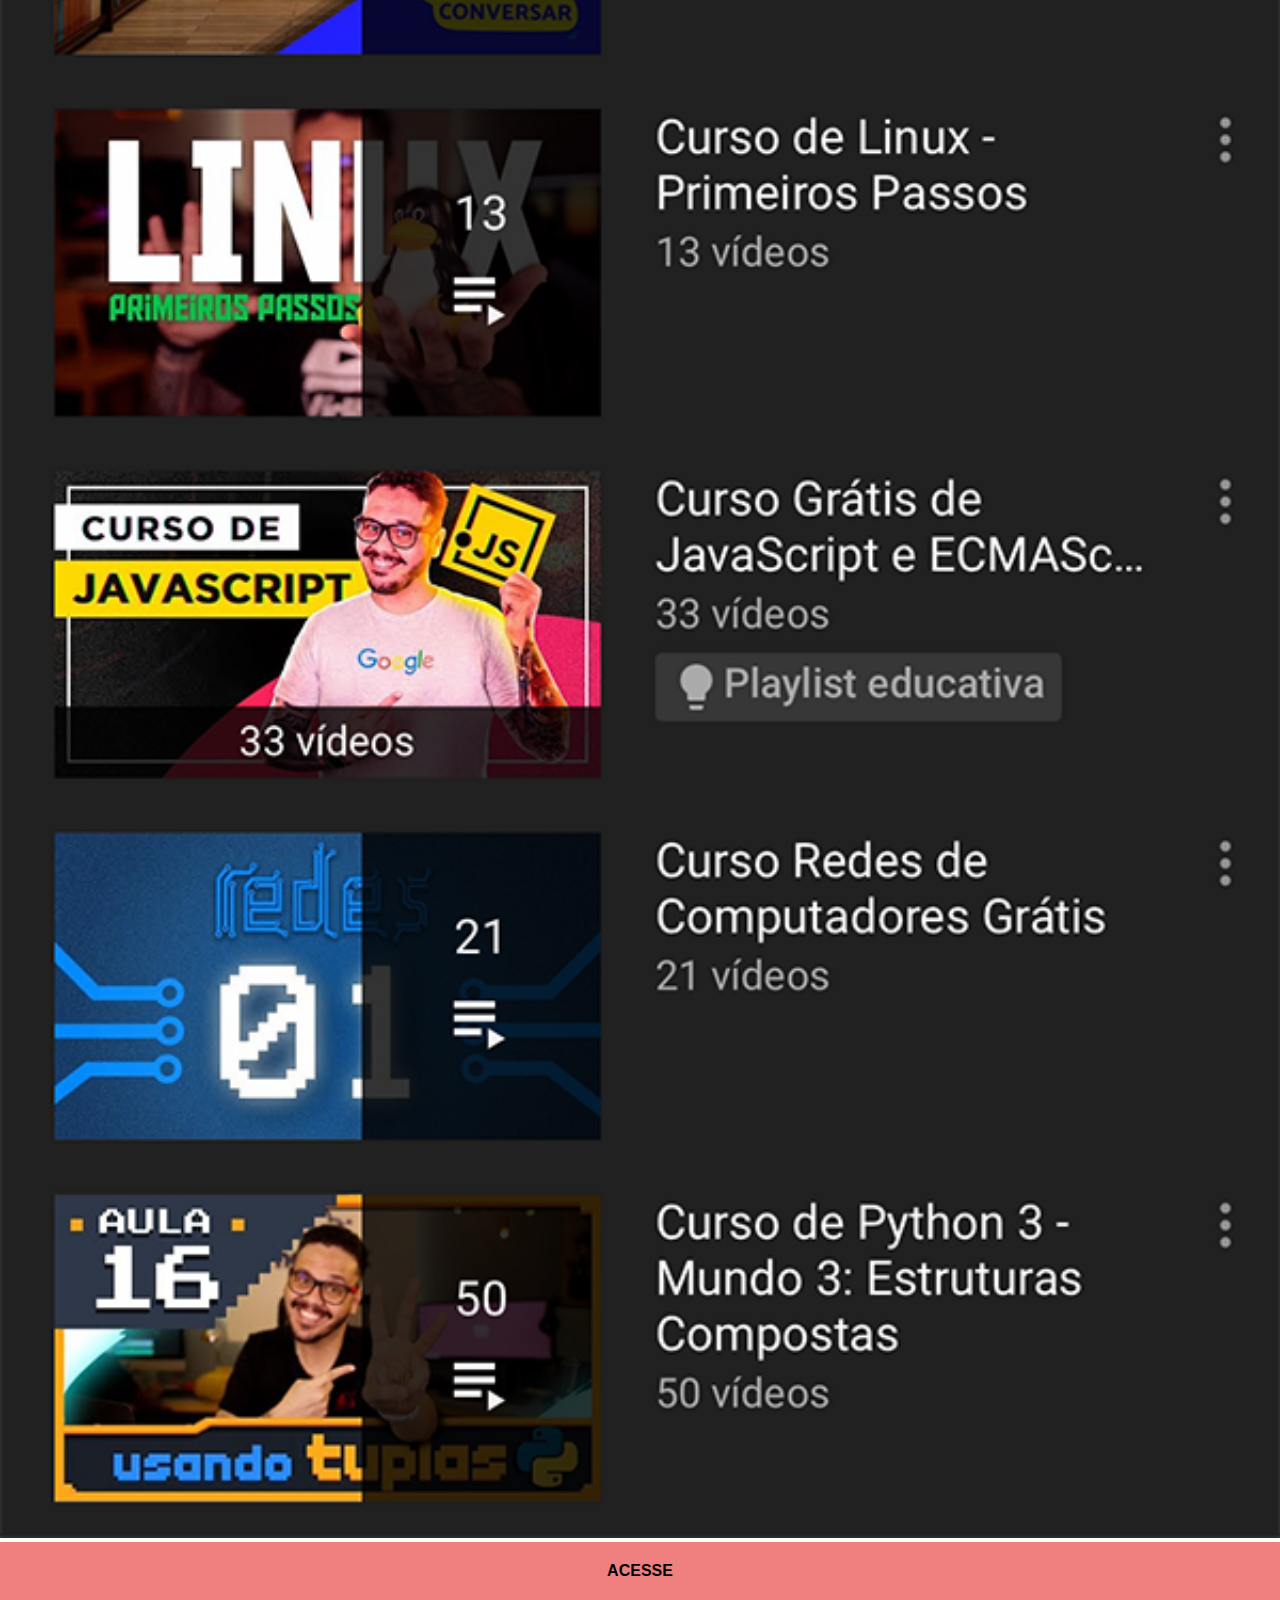
<file: youtube.html>
<!DOCTYPE html>
<html lang="pt-br">
<head>
    <meta charset="UTF-8">
    <meta name="viewport" content="width=device-width, initial-scale=1.0">
    <title>YouTube</title>
    <link rel="stylesheet" href="estilos/social.css">
</head>
<body>
    <img src="imagens/tela-youtube.png" alt="">
    <a href="#" target="_blank">ACESSE</a>
</body>
</html>
</file>
<file: estilos/style.css>
@charset "UTF-8";

* {
    margin: 0px;
    padding: 0px;
}

html, body {
    height: 100vh;
    width: 100vw;
    background-color: black;
}

body {
    background: url('../imagens/fundo-madeira.jpg') no-repeat top center;
    background-size: cover;
    background-attachment: fixed;
}

main {
    height: 100vh;
    position: relative;
}

section#iphone {
    position: absolute;
    top: 50%;
    left: 50%;
    transform: translate(-50%, -50%);

    height: 627px;
    width: 311px;

    background: url('../imagens/frame-iphone.png') no-repeat;
}

iframe#tela {
    position: relative;
    top: 80px;
    left: 22px;
    width: 267px;
    height: 471px;
}

section#icones {
    text-align: right;
}

section#icones img {
    width: 50px;
    margin: 10px;
    border-radius: 50%;
    box-shadow: 2px 2px 5px rgba(0, 0, 0, 0.400);
    box-sizing: border-box;
}

section#icones img:hover {
    border: 2px solid rgba(255, 255, 255, 0.6);
    transform: translate(-2px, -2px);
    box-shadow: 5px 5px 10px rgba(0, 0, 0, 0.400);
    transition: transform 0.1s, border 0.1s;
}
</file>
<file: estilos/social.css>
@charset "UTF-8";

* {
    margin: 0px;
    padding: 0px;
    font-family: Arial, "Helvetica Neue", Helvetica, sans-serif;
}

::-webkit-scrollbar{
    width: 0px;
    height: 0px;
}

img {
    width: 100vw;
}

a {
    display: block;
    background-color: lightcoral;
    color: black;
    padding: 20px;
    text-align: center;
    font-weight: bolder;
    text-decoration: none;
}

a:hover {
    background-color: red;

}
</file>
